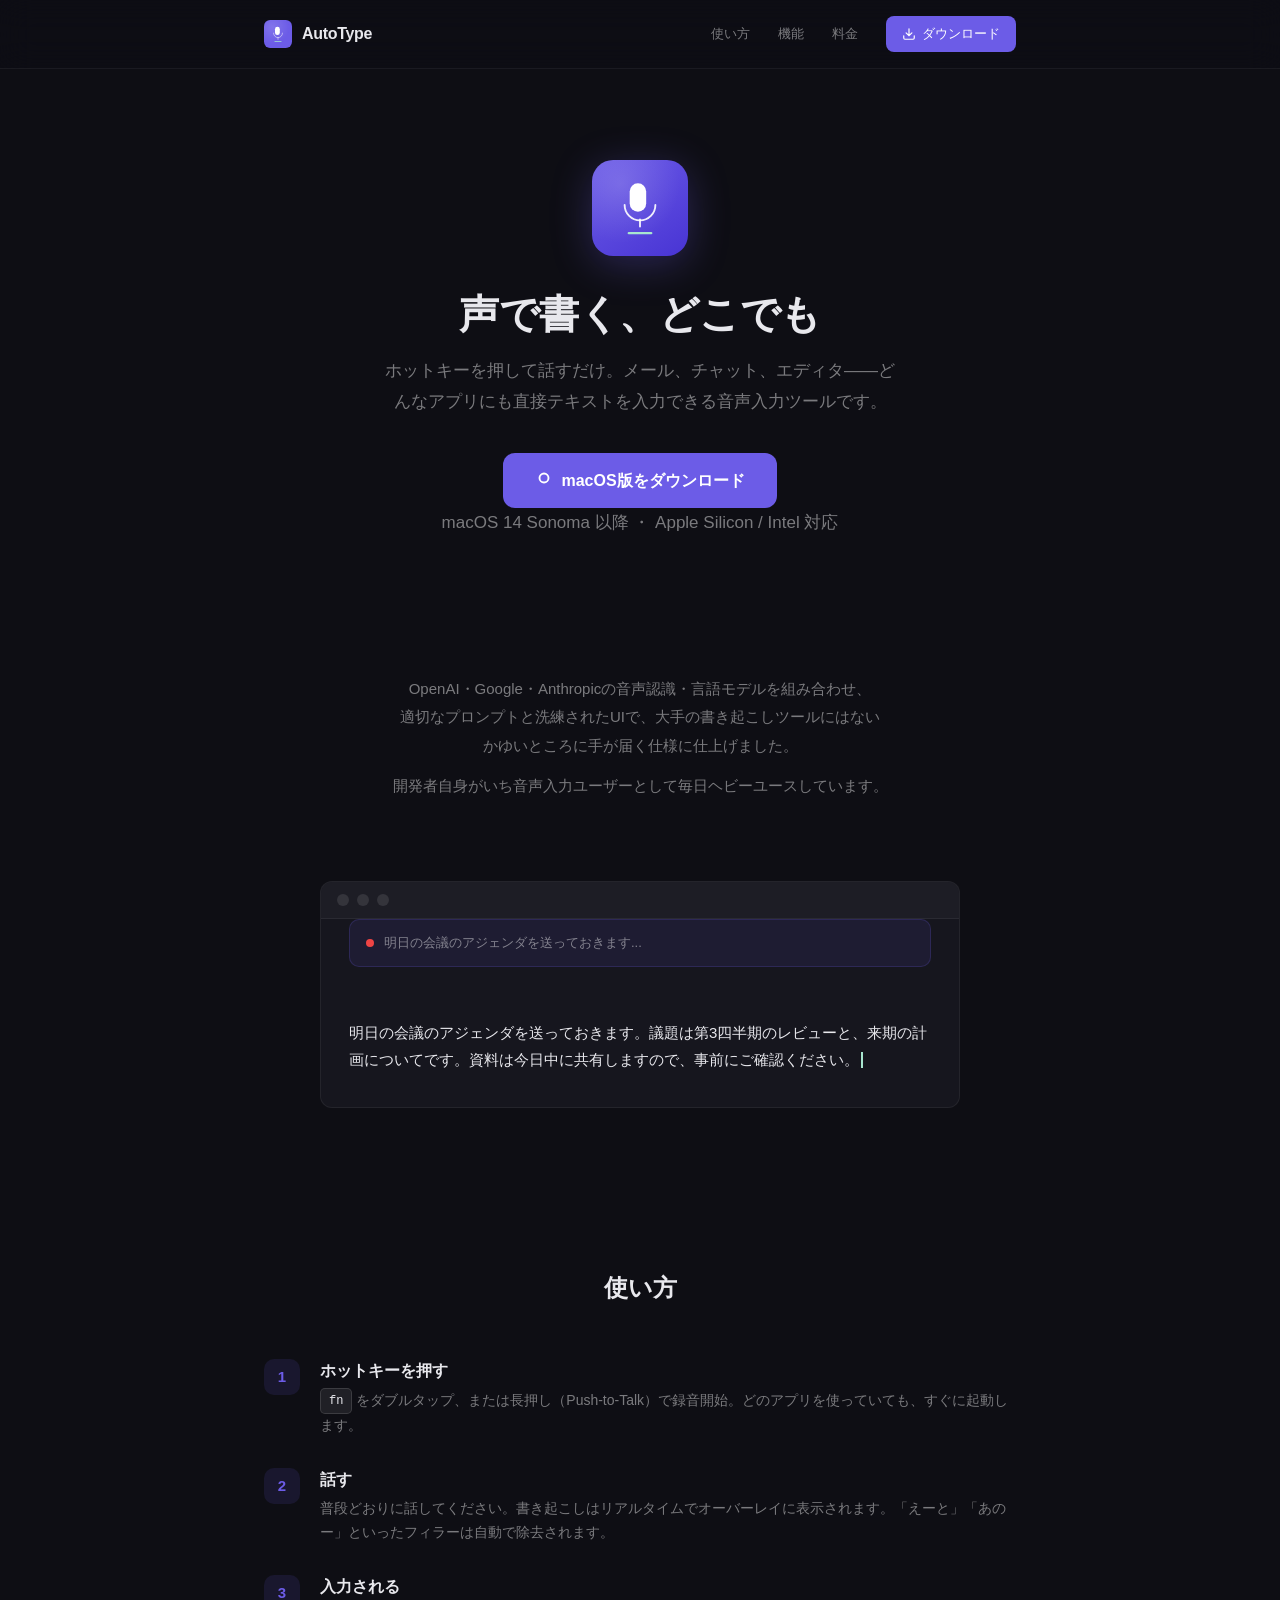
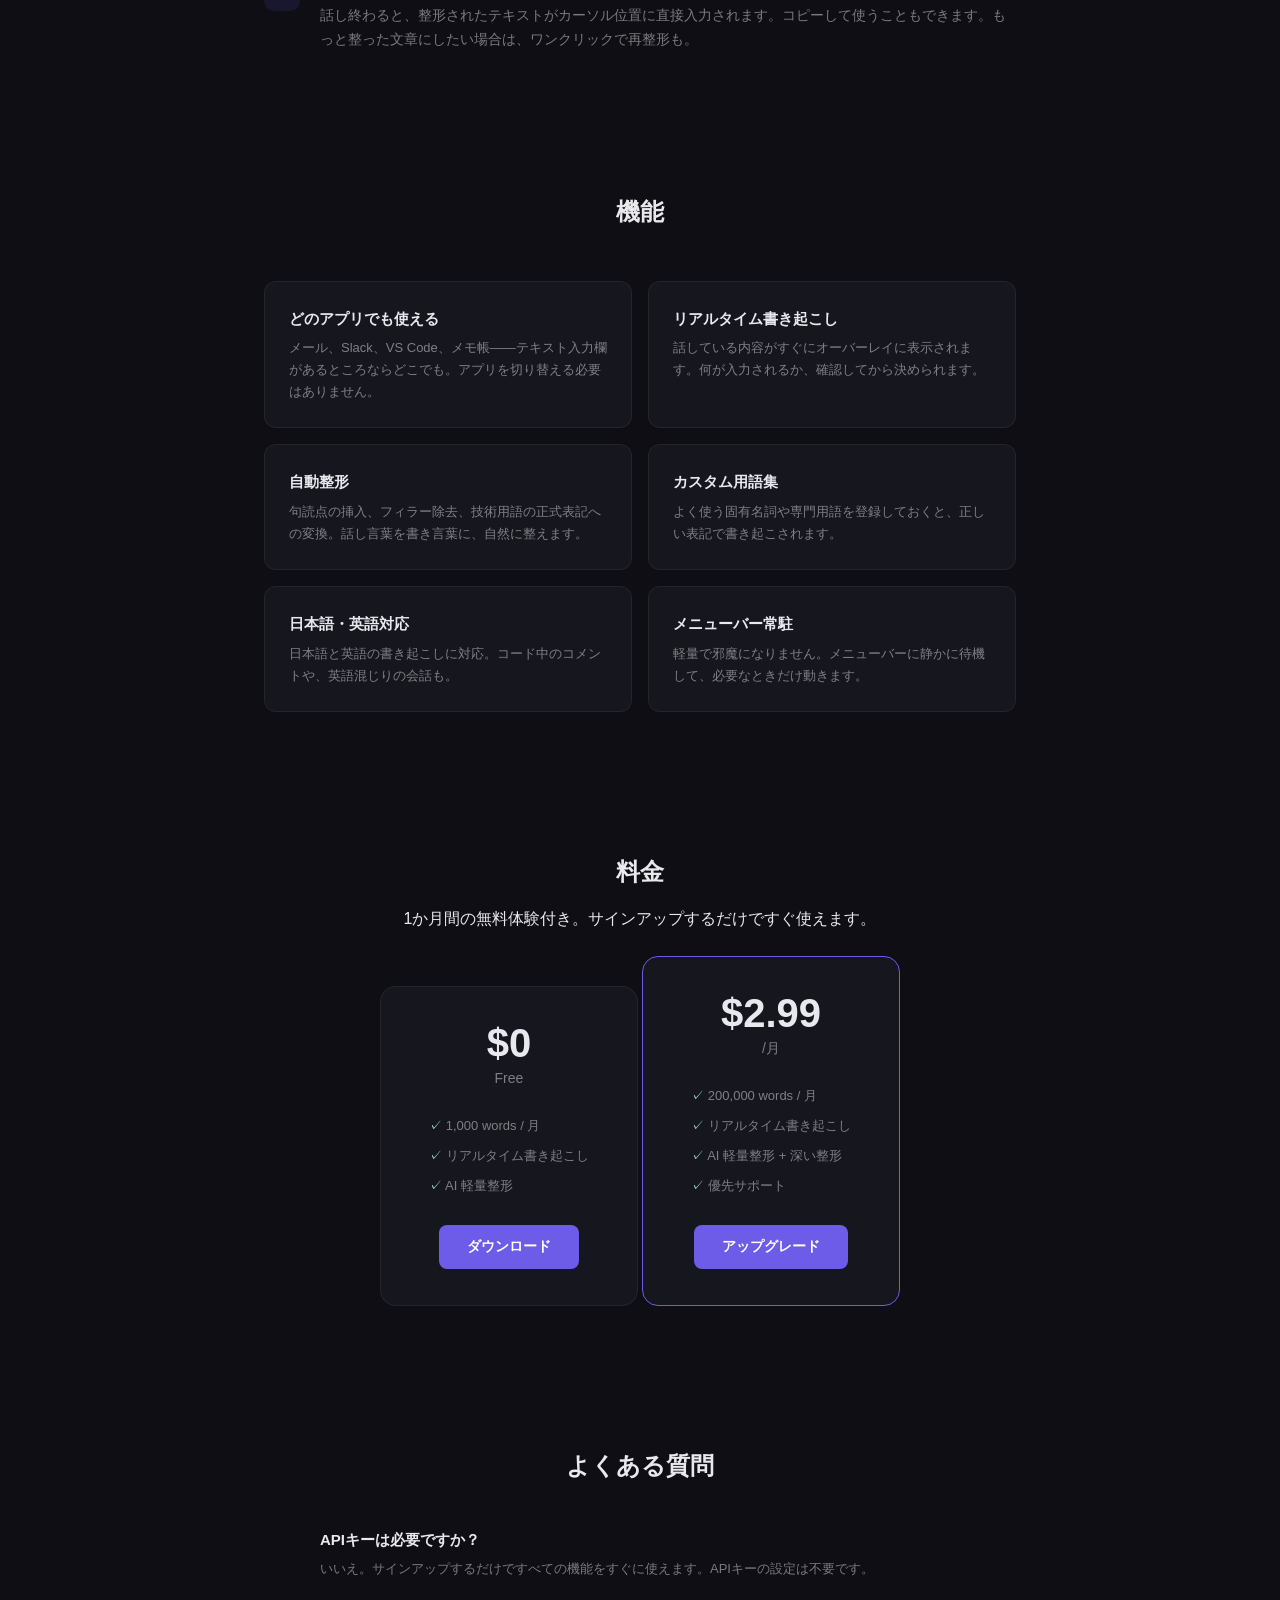
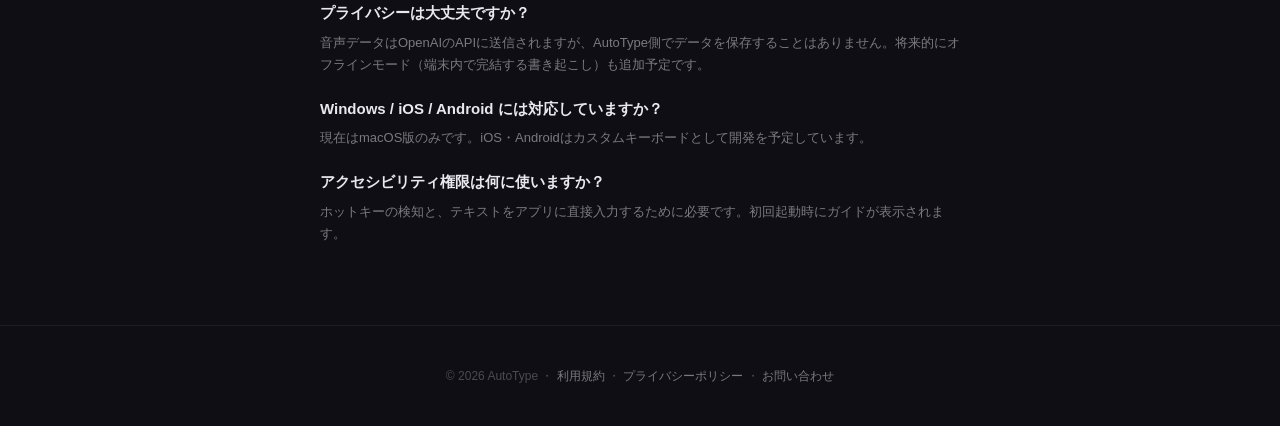
<file: autotype/index.html>
<!DOCTYPE html>
<html lang="ja">
<head>
<meta charset="UTF-8">
<meta name="viewport" content="width=device-width, initial-scale=1.0">
<title>AutoType — 声で書く、どこでも</title>
<meta name="description" content="AutoTypeは、ホットキーひとつで音声をテキストに変換し、どんなアプリにも直接入力できるmacOSアプリです。">
<style>
  :root {
    --purple: #6C5CE7;
    --purple-dark: #4834D4;
    --green: #A8E6CF;
    --green-dim: rgba(168, 230, 207, 0.15);
    --bg: #0e0e14;
    --surface: #16161e;
    --surface-border: rgba(255,255,255,0.06);
    --text: #e8e8ed;
    --text-dim: rgba(255,255,255,0.45);
    --text-dimmer: rgba(255,255,255,0.25);
  }

  * { margin: 0; padding: 0; box-sizing: border-box; }

  body {
    font-family: -apple-system, BlinkMacSystemFont, 'Hiragino Kaku Gothic ProN', 'Hiragino Sans', 'Noto Sans JP', sans-serif;
    background: var(--bg);
    color: var(--text);
    line-height: 1.7;
    -webkit-font-smoothing: antialiased;
  }

  /* ===== LAYOUT ===== */
  .container {
    max-width: 800px;
    margin: 0 auto;
    padding: 0 24px;
  }

  /* ===== NAV ===== */
  nav {
    position: fixed;
    top: 0;
    left: 0;
    right: 0;
    z-index: 100;
    padding: 16px 0;
    background: rgba(14, 14, 20, 0.85);
    backdrop-filter: blur(16px);
    -webkit-backdrop-filter: blur(16px);
    border-bottom: 1px solid var(--surface-border);
  }
  nav .container {
    display: flex;
    align-items: center;
    justify-content: space-between;
  }
  .nav-logo {
    display: flex;
    align-items: center;
    gap: 10px;
    text-decoration: none;
    color: var(--text);
  }
  .nav-logo-icon {
    width: 28px;
    height: 28px;
  }
  .nav-logo span {
    font-size: 16px;
    font-weight: 600;
    letter-spacing: -0.3px;
  }
  .nav-links {
    display: flex;
    align-items: center;
    gap: 28px;
  }
  .nav-links a {
    color: var(--text-dim);
    text-decoration: none;
    font-size: 13px;
    transition: color 0.2s;
  }
  .nav-links a:hover { color: var(--text); }
  .nav-dl {
    display: inline-flex;
    align-items: center;
    gap: 6px;
    padding: 7px 16px;
    background: var(--purple);
    color: #fff !important;
    border-radius: 8px;
    font-size: 13px;
    font-weight: 500;
    text-decoration: none;
    transition: background 0.2s;
    white-space: nowrap;
    flex-shrink: 0;
  }
  .nav-dl:hover { background: var(--purple-dark); }
  .nav-dl svg {
    width: 14px;
    height: 14px;
    flex-shrink: 0;
  }

  /* ===== HERO ===== */
  .hero {
    padding: 160px 0 100px;
    text-align: center;
  }
  .hero-icon-wrap {
    display: inline-flex;
    margin-bottom: 32px;
  }
  .hero-icon {
    width: 96px;
    height: 96px;
    border-radius: 22%;
    background: linear-gradient(145deg, var(--purple), var(--purple-dark));
    box-shadow: 0 8px 40px rgba(108, 92, 231, 0.3);
    position: relative;
    overflow: hidden;
  }
  .hero-icon::before {
    content: '';
    position: absolute;
    inset: 0;
    background: radial-gradient(circle at 30% 25%, rgba(255,255,255,0.15) 0%, transparent 60%);
  }
  .hero-icon svg {
    position: relative;
    z-index: 1;
    width: 100%;
    height: 100%;
  }
  .hero h1 {
    font-size: 40px;
    font-weight: 700;
    letter-spacing: -0.5px;
    line-height: 1.3;
    margin-bottom: 16px;
  }
  .hero p {
    font-size: 17px;
    color: var(--text-dim);
    max-width: 520px;
    margin: 0 auto 36px;
    line-height: 1.8;
  }
  .hero-cta {
    display: inline-flex;
    align-items: center;
    gap: 8px;
    padding: 14px 32px;
    background: var(--purple);
    color: #fff;
    border-radius: 12px;
    font-size: 16px;
    font-weight: 600;
    text-decoration: none;
    transition: background 0.2s, transform 0.1s;
  }
  .hero-cta:hover { background: var(--purple-dark); }
  .hero-cta:active { transform: scale(0.98); }
  .hero-cta svg { width: 18px; height: 18px; }
  .hero-sub {
    margin-top: 12px;
    font-size: 12px;
    color: var(--text-dimmer);
  }

  /* ===== LEAD ===== */
  .lead {
    padding: 0 0 60px;
    text-align: center;
  }
  .lead p {
    font-size: 15px;
    color: var(--text-dim);
    line-height: 1.9;
  }
  .lead-note {
    margin-top: 12px;
    font-size: 13px;
    color: var(--text-dimmer);
  }

  /* ===== DEMO ===== */
  .demo {
    padding: 20px 0 80px;
  }
  .demo-window {
    max-width: 640px;
    margin: 0 auto;
    background: var(--surface);
    border: 1px solid var(--surface-border);
    border-radius: 12px;
    overflow: hidden;
  }
  .demo-titlebar {
    display: flex;
    align-items: center;
    gap: 8px;
    padding: 12px 16px;
    background: rgba(255,255,255,0.03);
    border-bottom: 1px solid var(--surface-border);
  }
  .demo-dot {
    width: 12px;
    height: 12px;
    border-radius: 50%;
    background: rgba(255,255,255,0.1);
  }
  .demo-content {
    padding: 32px 28px;
    font-size: 15px;
    min-height: 120px;
  }
  .demo-content .typed-text {
    color: var(--text);
    line-height: 1.8;
  }
  .demo-content .cursor-blink {
    display: inline-block;
    width: 2px;
    height: 1.1em;
    background: var(--green);
    margin-left: 2px;
    vertical-align: text-bottom;
    animation: blink 1s ease-in-out infinite;
  }
  @keyframes blink {
    0%, 100% { opacity: 1; }
    50% { opacity: 0; }
  }
  .demo-overlay {
    margin: 0 28px 20px;
    padding: 12px 16px;
    background: rgba(108, 92, 231, 0.1);
    border: 1px solid rgba(108, 92, 231, 0.2);
    border-radius: 10px;
    display: flex;
    align-items: center;
    gap: 10px;
    font-size: 13px;
  }
  .demo-rec-dot {
    width: 8px;
    height: 8px;
    border-radius: 50%;
    background: #ef4444;
    animation: pulse 1.5s ease-in-out infinite;
    flex-shrink: 0;
  }
  @keyframes pulse {
    0%, 100% { opacity: 1; transform: scale(1); }
    50% { opacity: 0.5; transform: scale(1.2); }
  }
  .demo-overlay span { color: var(--text-dim); }

  /* ===== HOW ===== */
  .how {
    padding: 80px 0;
  }
  .how h2 {
    font-size: 24px;
    font-weight: 600;
    text-align: center;
    margin-bottom: 48px;
  }
  .steps {
    display: flex;
    flex-direction: column;
    gap: 28px;
  }
  .step {
    display: flex;
    align-items: flex-start;
    gap: 20px;
  }
  .step-num {
    flex-shrink: 0;
    width: 36px;
    height: 36px;
    display: flex;
    align-items: center;
    justify-content: center;
    border-radius: 10px;
    background: rgba(108, 92, 231, 0.12);
    color: var(--purple);
    font-size: 15px;
    font-weight: 700;
    margin-top: 2px;
  }
  .step-body h3 {
    font-size: 16px;
    font-weight: 600;
    margin-bottom: 4px;
  }
  .step-body p {
    font-size: 14px;
    color: var(--text-dim);
    line-height: 1.7;
  }
  .step-key {
    display: inline-flex;
    align-items: center;
    gap: 4px;
    padding: 2px 8px;
    background: rgba(255,255,255,0.08);
    border: 1px solid rgba(255,255,255,0.12);
    border-radius: 5px;
    font-size: 12px;
    font-family: 'SF Mono', 'Menlo', monospace;
    color: var(--text);
    vertical-align: middle;
  }

  /* ===== FEATURES ===== */
  .features {
    padding: 60px 0 80px;
  }
  .features h2 {
    font-size: 24px;
    font-weight: 600;
    text-align: center;
    margin-bottom: 48px;
  }
  .feature-grid {
    display: grid;
    grid-template-columns: 1fr 1fr;
    gap: 16px;
  }
  .feature-card {
    padding: 24px;
    background: var(--surface);
    border: 1px solid var(--surface-border);
    border-radius: 12px;
  }
  .feature-card h3 {
    font-size: 15px;
    font-weight: 600;
    margin-bottom: 6px;
  }
  .feature-card p {
    font-size: 13px;
    color: var(--text-dim);
    line-height: 1.7;
  }

  /* ===== PRICING ===== */
  .pricing {
    padding: 60px 0 80px;
    text-align: center;
  }
  .pricing h2 {
    font-size: 24px;
    font-weight: 600;
    margin-bottom: 12px;
  }
  .pricing > p {
    font-size: 14px;
    color: var(--text-dim);
    margin-bottom: 36px;
  }
  .price-card {
    display: inline-block;
    padding: 36px 48px;
    background: var(--surface);
    border: 1px solid var(--surface-border);
    border-radius: 16px;
    text-align: center;
  }
  .price-card .price {
    font-size: 40px;
    font-weight: 700;
    line-height: 1;
    margin-bottom: 4px;
  }
  .price-card .price-unit {
    font-size: 14px;
    color: var(--text-dim);
    margin-bottom: 20px;
  }
  .price-card ul {
    list-style: none;
    text-align: left;
    font-size: 13px;
    color: var(--text-dim);
    margin-bottom: 24px;
  }
  .price-card li {
    padding: 4px 0;
  }
  .price-card li::before {
    content: '✓ ';
    color: var(--green);
  }
  .price-card a {
    display: inline-block;
    padding: 10px 28px;
    background: var(--purple);
    color: #fff;
    border-radius: 8px;
    font-size: 14px;
    font-weight: 600;
    text-decoration: none;
    transition: background 0.2s;
  }
  .price-card a:hover { background: var(--purple-dark); }

  /* ===== FAQ ===== */
  .faq {
    padding: 60px 0 80px;
  }
  .faq h2 {
    font-size: 24px;
    font-weight: 600;
    text-align: center;
    margin-bottom: 40px;
  }
  .faq-list {
    max-width: 640px;
    margin: 0 auto;
    display: flex;
    flex-direction: column;
    gap: 20px;
  }
  .faq-item h3 {
    font-size: 15px;
    font-weight: 600;
    margin-bottom: 6px;
  }
  .faq-item p {
    font-size: 13px;
    color: var(--text-dim);
    line-height: 1.7;
  }

  /* ===== FOOTER ===== */
  footer {
    padding: 40px 0;
    border-top: 1px solid var(--surface-border);
    text-align: center;
  }
  footer p {
    font-size: 12px;
    color: var(--text-dimmer);
  }
  footer a {
    color: var(--text-dim);
    text-decoration: none;
  }
  footer a:hover { text-decoration: underline; }

  /* ===== RESPONSIVE ===== */
  @media (max-width: 640px) {
    .hero h1 { font-size: 28px; }
    .hero p { font-size: 15px; }
    .feature-grid { grid-template-columns: 1fr; }
    .nav-links a:not(.nav-dl) { display: none; }
  }
</style>
</head>
<body>

<!-- NAV -->
<nav>
  <div class="container">
    <a class="nav-logo" href="#">
      <svg class="nav-logo-icon" viewBox="0 0 1024 1024" fill="none">
        <rect width="1024" height="1024" rx="225" fill="url(#nav-bg)"/>
        <rect width="1024" height="1024" rx="225" fill="url(#nav-sheen)"/>
        <rect x="402" y="248" width="176" height="304" rx="88" fill="white"/>
        <path d="M348,480 A164,164 0 0,0 676,480" stroke="white" stroke-width="20" fill="none" stroke-opacity="0.9" stroke-linecap="round"/>
        <rect x="502" y="624" width="20" height="96" rx="10" fill="white" fill-opacity="0.9"/>
        <rect x="380" y="768" width="264" height="24" rx="12" fill="#A8E6CF"/>
        <defs>
          <linearGradient id="nav-bg" x1="0" y1="0" x2="1024" y2="1024"><stop stop-color="#6C5CE7"/><stop offset="1" stop-color="#4834D4"/></linearGradient>
          <radialGradient id="nav-sheen" cx="30%" cy="25%" r="60%"><stop stop-color="white" stop-opacity="0.15"/><stop offset="1" stop-color="white" stop-opacity="0"/></radialGradient>
        </defs>
      </svg>
      <span>AutoType</span>
    </a>
    <div class="nav-links">
      <a href="#how">使い方</a>
      <a href="#features">機能</a>
      <a href="#pricing">料金</a>
      <a href="#" class="nav-dl">
        <svg viewBox="0 0 24 24" fill="none" stroke="currentColor" stroke-width="2" stroke-linecap="round"><path d="M21 15v4a2 2 0 01-2 2H5a2 2 0 01-2-2v-4M7 10l5 5 5-5M12 15V3"/></svg>
        ダウンロード
      </a>
    </div>
  </div>
</nav>

<!-- HERO -->
<section class="hero">
  <div class="container">
    <div class="hero-icon-wrap">
      <div class="hero-icon">
        <svg viewBox="0 0 1024 1024" fill="none">
          <rect x="402" y="248" width="176" height="304" rx="88" fill="white"/>
          <path d="M348,480 A164,164 0 0,0 676,480" stroke="white" stroke-width="20" fill="none" stroke-opacity="0.9" stroke-linecap="round"/>
          <rect x="502" y="624" width="20" height="96" rx="10" fill="white" fill-opacity="0.9"/>
          <rect x="380" y="768" width="264" height="24" rx="12" fill="#A8E6CF"/>
        </svg>
      </div>
    </div>
    <h1>声で書く、どこでも</h1>
    <p>ホットキーを押して話すだけ。メール、チャット、エディタ——どんなアプリにも直接テキストを入力できる音声入力ツールです。</p>
    <a href="#" class="hero-cta">
      <svg viewBox="0 0 24 24" fill="none" stroke="currentColor" stroke-width="2.5" stroke-linecap="round"><path d="M12 2a6 6 0 016 6h0a6 6 0 01-12 0h0a6 6 0 016-6z"/></svg>
      macOS版をダウンロード
    </a>
    <p class="hero-sub">macOS 14 Sonoma 以降 ・ Apple Silicon / Intel 対応</p>
  </div>
</section>

<!-- LEAD -->
<section class="lead">
  <div class="container">
    <p>OpenAI・Google・Anthropicの音声認識・言語モデルを組み合わせ、<br>適切なプロンプトと洗練されたUIで、大手の書き起こしツールにはない<br>かゆいところに手が届く仕様に仕上げました。</p>
    <p class="lead-note">開発者自身がいち音声入力ユーザーとして毎日ヘビーユースしています。</p>
  </div>
</section>

<!-- DEMO -->
<section class="demo">
  <div class="container">
    <div class="demo-window">
      <div class="demo-titlebar">
        <div class="demo-dot"></div>
        <div class="demo-dot"></div>
        <div class="demo-dot"></div>
      </div>
      <div class="demo-overlay">
        <div class="demo-rec-dot"></div>
        <span>明日の会議のアジェンダを送っておきます...</span>
      </div>
      <div class="demo-content">
        <span class="typed-text">明日の会議のアジェンダを送っておきます。議題は第3四半期のレビューと、来期の計画についてです。資料は今日中に共有しますので、事前にご確認ください。</span><span class="cursor-blink"></span>
      </div>
    </div>
  </div>
</section>

<!-- HOW -->
<section class="how" id="how">
  <div class="container">
    <h2>使い方</h2>
    <div class="steps">
      <div class="step">
        <div class="step-num">1</div>
        <div class="step-body">
          <h3>ホットキーを押す</h3>
          <p><span class="step-key">fn</span> をダブルタップ、または長押し（Push-to-Talk）で録音開始。どのアプリを使っていても、すぐに起動します。</p>
        </div>
      </div>
      <div class="step">
        <div class="step-num">2</div>
        <div class="step-body">
          <h3>話す</h3>
          <p>普段どおりに話してください。書き起こしはリアルタイムでオーバーレイに表示されます。「えーと」「あのー」といったフィラーは自動で除去されます。</p>
        </div>
      </div>
      <div class="step">
        <div class="step-num">3</div>
        <div class="step-body">
          <h3>入力される</h3>
          <p>話し終わると、整形されたテキストがカーソル位置に直接入力されます。コピーして使うこともできます。もっと整った文章にしたい場合は、ワンクリックで再整形も。</p>
        </div>
      </div>
    </div>
  </div>
</section>

<!-- FEATURES -->
<section class="features" id="features">
  <div class="container">
    <h2>機能</h2>
    <div class="feature-grid">
      <div class="feature-card">
        <h3>どのアプリでも使える</h3>
        <p>メール、Slack、VS Code、メモ帳——テキスト入力欄があるところならどこでも。アプリを切り替える必要はありません。</p>
      </div>
      <div class="feature-card">
        <h3>リアルタイム書き起こし</h3>
        <p>話している内容がすぐにオーバーレイに表示されます。何が入力されるか、確認してから決められます。</p>
      </div>
      <div class="feature-card">
        <h3>自動整形</h3>
        <p>句読点の挿入、フィラー除去、技術用語の正式表記への変換。話し言葉を書き言葉に、自然に整えます。</p>
      </div>
      <div class="feature-card">
        <h3>カスタム用語集</h3>
        <p>よく使う固有名詞や専門用語を登録しておくと、正しい表記で書き起こされます。</p>
      </div>
      <div class="feature-card">
        <h3>日本語・英語対応</h3>
        <p>日本語と英語の書き起こしに対応。コード中のコメントや、英語混じりの会話も。</p>
      </div>
      <div class="feature-card">
        <h3>メニューバー常駐</h3>
        <p>軽量で邪魔になりません。メニューバーに静かに待機して、必要なときだけ動きます。</p>
      </div>
    </div>
  </div>
</section>

<!-- PRICING -->
<section class="pricing" id="pricing">
  <div class="container">
    <h2>料金</h2>
    <p>1か月間の無料体験付き。サインアップするだけですぐ使えます。</p>
    <div class="price-card">
      <div class="price">$0</div>
      <div class="price-unit">Free</div>
      <ul>
        <li>1,000 words / 月</li>
        <li>リアルタイム書き起こし</li>
        <li>AI 軽量整形</li>
      </ul>
      <a href="#">ダウンロード</a>
    </div>
    <div class="price-card" style="border-color: var(--purple); margin-top: 1.5rem;">
      <div class="price">$2.99</div>
      <div class="price-unit">/月</div>
      <ul>
        <li>200,000 words / 月</li>
        <li>リアルタイム書き起こし</li>
        <li>AI 軽量整形 + 深い整形</li>
        <li>優先サポート</li>
      </ul>
      <a href="#">アップグレード</a>
    </div>
  </div>
</section>

<!-- FAQ -->
<section class="faq" id="faq">
  <div class="container">
    <h2>よくある質問</h2>
    <div class="faq-list">
      <div class="faq-item">
        <h3>APIキーは必要ですか？</h3>
        <p>いいえ。サインアップするだけですべての機能をすぐに使えます。APIキーの設定は不要です。</p>
      </div>
      <div class="faq-item">
        <h3>プライバシーは大丈夫ですか？</h3>
        <p>音声データはOpenAIのAPIに送信されますが、AutoType側でデータを保存することはありません。将来的にオフラインモード（端末内で完結する書き起こし）も追加予定です。</p>
      </div>
      <div class="faq-item">
        <h3>Windows / iOS / Android には対応していますか？</h3>
        <p>現在はmacOS版のみです。iOS・Androidはカスタムキーボードとして開発を予定しています。</p>
      </div>
      <div class="faq-item">
        <h3>アクセシビリティ権限は何に使いますか？</h3>
        <p>ホットキーの検知と、テキストをアプリに直接入力するために必要です。初回起動時にガイドが表示されます。</p>
      </div>
    </div>
  </div>
</section>

<!-- FOOTER -->
<footer>
  <div class="container">
    <p>&copy; 2026 AutoType ・ <a href="terms.html">利用規約</a> ・ <a href="privacy.html">プライバシーポリシー</a> ・ <a href="mailto:support@autotype.app">お問い合わせ</a></p>
  </div>
</footer>

</body>
</html>
</file>
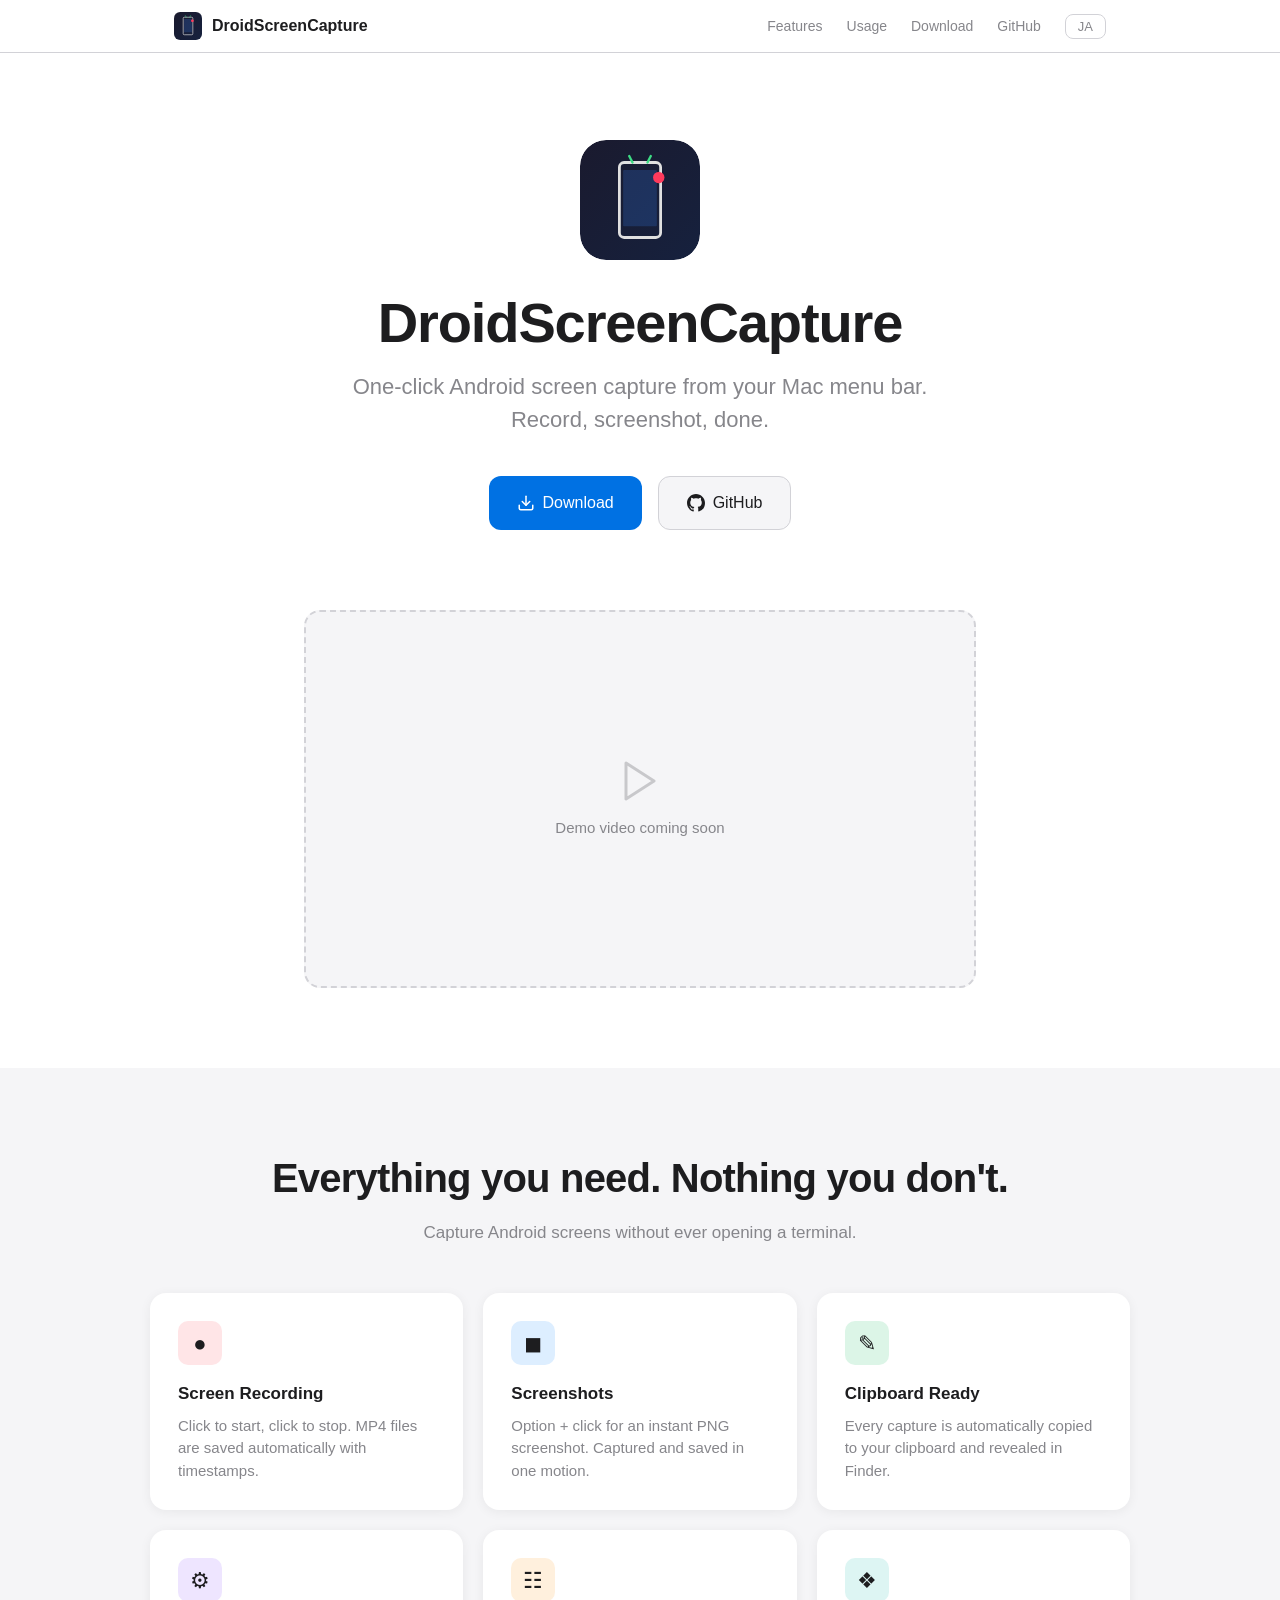
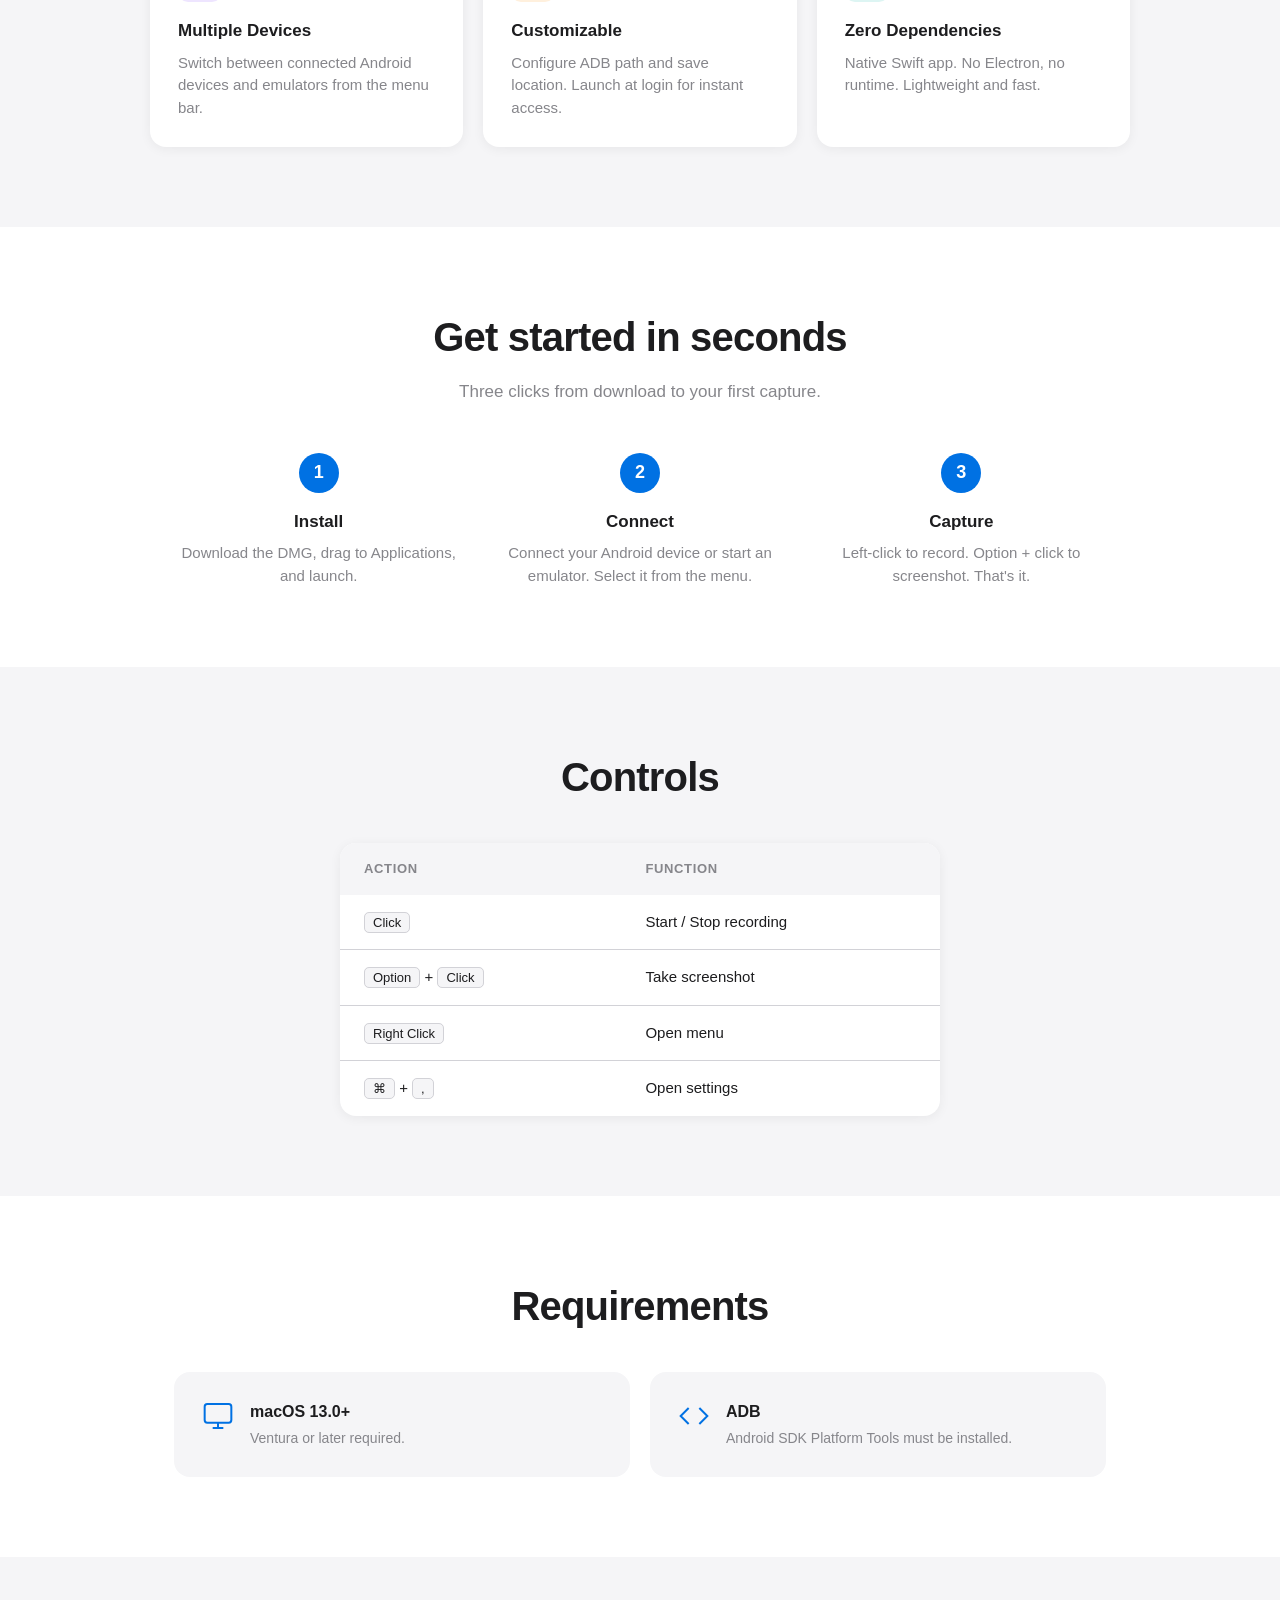
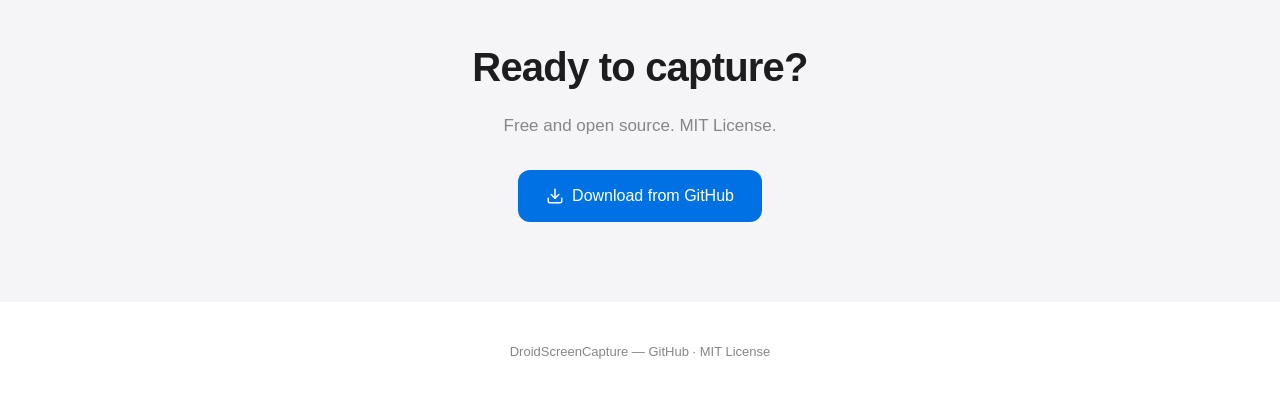
<file: DroidScreenCapture/index.html>
<!DOCTYPE html>
<html lang="en" data-lang="en">
<head>
  <meta charset="UTF-8">
  <meta name="viewport" content="width=device-width, initial-scale=1.0">
  <title>DroidScreenCapture</title>
  <meta name="description" content="One-click Android screen capture from your Mac menu bar.">
  <link rel="icon" type="image/svg+xml" href="icon.svg">
  <style>
    :root {
      --bg: #ffffff;
      --bg-alt: #f5f5f7;
      --text: #1d1d1f;
      --text-secondary: #86868b;
      --accent: #0071e3;
      --accent-hover: #0077ed;
      --border: #d2d2d7;
      --card-bg: #ffffff;
      --card-shadow: 0 2px 12px rgba(0,0,0,0.06);
      --radius: 16px;
      --max-w: 980px;
    }

    * { margin: 0; padding: 0; box-sizing: border-box; }

    html { scroll-behavior: smooth; }

    body {
      font-family: -apple-system, BlinkMacSystemFont, "SF Pro Display", "SF Pro Text", "Helvetica Neue", Arial, sans-serif;
      color: var(--text);
      background: var(--bg);
      line-height: 1.5;
      -webkit-font-smoothing: antialiased;
    }

    /* -- Nav -- */
    nav {
      position: fixed;
      top: 0;
      left: 0;
      right: 0;
      z-index: 100;
      background: rgba(255,255,255,0.82);
      backdrop-filter: blur(20px);
      -webkit-backdrop-filter: blur(20px);
      border-bottom: 1px solid var(--border);
    }

    .nav-inner {
      max-width: var(--max-w);
      margin: 0 auto;
      display: flex;
      align-items: center;
      justify-content: space-between;
      padding: 0 24px;
      height: 52px;
    }

    .nav-logo {
      display: flex;
      align-items: center;
      gap: 10px;
      font-weight: 600;
      font-size: 16px;
      color: var(--text);
      text-decoration: none;
    }

    .nav-logo img { width: 28px; height: 28px; }

    .nav-links {
      display: flex;
      align-items: center;
      gap: 24px;
      list-style: none;
    }

    .nav-links a {
      color: var(--text-secondary);
      text-decoration: none;
      font-size: 14px;
      transition: color 0.2s;
    }

    .nav-links a:hover { color: var(--text); }

    .lang-btn {
      background: none;
      border: 1px solid var(--border);
      border-radius: 8px;
      padding: 4px 12px;
      font-size: 13px;
      color: var(--text-secondary);
      cursor: pointer;
      transition: all 0.2s;
    }

    .lang-btn:hover { border-color: var(--accent); color: var(--accent); }

    /* -- Hero -- */
    .hero {
      max-width: var(--max-w);
      margin: 0 auto;
      padding: 140px 24px 80px;
      text-align: center;
    }

    .hero-icon {
      width: 120px;
      height: 120px;
      margin: 0 auto 32px;
      border-radius: 26px;
      overflow: hidden;
    }

    .hero-icon img { width: 100%; height: 100%; }

    .hero h1 {
      font-size: clamp(36px, 5vw, 56px);
      font-weight: 700;
      letter-spacing: -0.02em;
      line-height: 1.1;
      margin-bottom: 16px;
    }

    .hero p {
      font-size: clamp(18px, 2.5vw, 22px);
      color: var(--text-secondary);
      max-width: 600px;
      margin: 0 auto 40px;
      line-height: 1.5;
    }

    .hero-buttons {
      display: flex;
      gap: 16px;
      justify-content: center;
      flex-wrap: wrap;
    }

    .btn {
      display: inline-flex;
      align-items: center;
      gap: 8px;
      padding: 14px 28px;
      border-radius: 12px;
      font-size: 16px;
      font-weight: 500;
      text-decoration: none;
      transition: all 0.2s;
      cursor: pointer;
      border: none;
    }

    .btn-primary {
      background: var(--accent);
      color: #fff;
    }

    .btn-primary:hover { background: var(--accent-hover); transform: translateY(-1px); }

    .btn-secondary {
      background: var(--bg-alt);
      color: var(--text);
      border: 1px solid var(--border);
    }

    .btn-secondary:hover { background: #ececee; transform: translateY(-1px); }

    .btn svg { width: 18px; height: 18px; }

    /* -- Video Section -- */
    .video-section {
      max-width: 720px;
      margin: 0 auto 80px;
      padding: 0 24px;
    }

    .video-placeholder {
      aspect-ratio: 16 / 9;
      background: var(--bg-alt);
      border: 2px dashed var(--border);
      border-radius: var(--radius);
      display: flex;
      flex-direction: column;
      align-items: center;
      justify-content: center;
      gap: 12px;
      color: var(--text-secondary);
      font-size: 15px;
    }

    .video-placeholder svg {
      width: 48px;
      height: 48px;
      opacity: 0.4;
    }

    /* -- Features -- */
    .features {
      background: var(--bg-alt);
      padding: 80px 24px;
    }

    .features-inner {
      max-width: var(--max-w);
      margin: 0 auto;
    }

    .section-title {
      text-align: center;
      font-size: clamp(28px, 4vw, 40px);
      font-weight: 700;
      letter-spacing: -0.02em;
      margin-bottom: 12px;
    }

    .section-subtitle {
      text-align: center;
      color: var(--text-secondary);
      font-size: 17px;
      margin-bottom: 48px;
    }

    .feature-grid {
      display: grid;
      grid-template-columns: repeat(auto-fit, minmax(280px, 1fr));
      gap: 20px;
    }

    .feature-card {
      background: var(--card-bg);
      border-radius: var(--radius);
      padding: 28px;
      box-shadow: var(--card-shadow);
      transition: transform 0.2s;
    }

    .feature-card:hover { transform: translateY(-2px); }

    .feature-icon {
      width: 44px;
      height: 44px;
      border-radius: 10px;
      display: flex;
      align-items: center;
      justify-content: center;
      margin-bottom: 16px;
      font-size: 22px;
    }

    .feature-icon.red { background: #ffe5e7; }
    .feature-icon.blue { background: #ddeeff; }
    .feature-icon.green { background: #dcf5e7; }
    .feature-icon.purple { background: #eee5ff; }
    .feature-icon.orange { background: #fff0dd; }
    .feature-icon.teal { background: #ddf5f3; }

    .feature-card h3 {
      font-size: 17px;
      font-weight: 600;
      margin-bottom: 8px;
    }

    .feature-card p {
      color: var(--text-secondary);
      font-size: 15px;
      line-height: 1.5;
    }

    /* -- How to use -- */
    .howto {
      padding: 80px 24px;
      max-width: var(--max-w);
      margin: 0 auto;
    }

    .steps {
      display: grid;
      grid-template-columns: repeat(3, 1fr);
      gap: 32px;
      margin-top: 48px;
    }

    .step {
      text-align: center;
    }

    .step-number {
      width: 40px;
      height: 40px;
      border-radius: 50%;
      background: var(--accent);
      color: #fff;
      font-weight: 700;
      font-size: 18px;
      display: inline-flex;
      align-items: center;
      justify-content: center;
      margin-bottom: 16px;
    }

    .step h3 {
      font-size: 17px;
      font-weight: 600;
      margin-bottom: 8px;
    }

    .step p {
      color: var(--text-secondary);
      font-size: 15px;
    }

    /* -- Controls Table -- */
    .controls {
      background: var(--bg-alt);
      padding: 80px 24px;
    }

    .controls-inner {
      max-width: 600px;
      margin: 0 auto;
    }

    .controls-table {
      width: 100%;
      border-collapse: collapse;
      margin-top: 36px;
      background: var(--card-bg);
      border-radius: var(--radius);
      overflow: hidden;
      box-shadow: var(--card-shadow);
    }

    .controls-table th,
    .controls-table td {
      padding: 16px 24px;
      text-align: left;
      font-size: 15px;
    }

    .controls-table th {
      background: var(--bg-alt);
      font-weight: 600;
      font-size: 13px;
      text-transform: uppercase;
      letter-spacing: 0.05em;
      color: var(--text-secondary);
    }

    .controls-table tr + tr td { border-top: 1px solid var(--border); }

    .controls-table td:first-child { font-weight: 500; }

    kbd {
      background: var(--bg-alt);
      border: 1px solid var(--border);
      border-radius: 5px;
      padding: 2px 8px;
      font-family: inherit;
      font-size: 13px;
    }

    /* -- Requirements -- */
    .requirements {
      padding: 80px 24px;
      max-width: var(--max-w);
      margin: 0 auto;
    }

    .req-cards {
      display: grid;
      grid-template-columns: repeat(auto-fit, minmax(260px, 1fr));
      gap: 20px;
      margin-top: 36px;
    }

    .req-card {
      background: var(--bg-alt);
      border-radius: var(--radius);
      padding: 28px;
      display: flex;
      align-items: flex-start;
      gap: 16px;
    }

    .req-card svg {
      width: 32px;
      height: 32px;
      flex-shrink: 0;
      color: var(--accent);
    }

    .req-card h3 {
      font-size: 16px;
      font-weight: 600;
      margin-bottom: 4px;
    }

    .req-card p {
      font-size: 14px;
      color: var(--text-secondary);
    }

    /* -- CTA / Download -- */
    .cta {
      background: var(--bg-alt);
      padding: 80px 24px;
      text-align: center;
    }

    .cta .section-title { margin-bottom: 16px; }

    .cta p {
      color: var(--text-secondary);
      font-size: 17px;
      margin-bottom: 32px;
    }

    /* -- Footer -- */
    footer {
      max-width: var(--max-w);
      margin: 0 auto;
      padding: 40px 24px;
      text-align: center;
      color: var(--text-secondary);
      font-size: 13px;
    }

    footer a {
      color: var(--text-secondary);
      text-decoration: none;
    }

    footer a:hover { color: var(--accent); }

    /* -- i18n -- */
    [data-lang="en"] [data-ja],
    [data-lang="ja"] [data-en] {
      display: none !important;
    }

    /* -- Responsive -- */
    @media (max-width: 600px) {
      .nav-links .nav-page-link { display: none; }
      .hero { padding: 120px 20px 60px; }
      .hero-icon { width: 88px; height: 88px; border-radius: 20px; }
      .feature-grid { grid-template-columns: 1fr; }
      .steps { grid-template-columns: 1fr; gap: 24px; }
    }
  </style>
</head>
<body>

<!-- Nav -->
<nav>
  <div class="nav-inner">
    <a href="#" class="nav-logo">
      <img src="icon.svg" alt="DroidScreenCapture">
      DroidScreenCapture
    </a>
    <ul class="nav-links">
      <li class="nav-page-link"><a href="#features"><span data-en>Features</span><span data-ja>Features</span></a></li>
      <li class="nav-page-link"><a href="#howto"><span data-en>Usage</span><span data-ja>Usage</span></a></li>
      <li class="nav-page-link"><a href="#download"><span data-en>Download</span><span data-ja>Download</span></a></li>
      <li>
        <a href="https://github.com/kumamotone/DroidScreenCapture" target="_blank" rel="noopener">GitHub</a>
      </li>
      <li>
        <button class="lang-btn" onclick="toggleLang()" aria-label="Switch language">
          <span data-en>JA</span><span data-ja>EN</span>
        </button>
      </li>
    </ul>
  </div>
</nav>

<!-- Hero -->
<section class="hero">
  <div class="hero-icon">
    <img src="icon.svg" alt="DroidScreenCapture icon">
  </div>
  <h1>DroidScreenCapture</h1>
  <p data-en>One-click Android screen capture from your Mac menu bar. Record, screenshot, done.</p>
  <p data-ja>Macのメニューバーからワンクリックで、Androidの画面録画とスクリーンショットを。</p>
  <div class="hero-buttons">
    <a href="https://github.com/kumamotone/DroidScreenCapture/releases" class="btn btn-primary" target="_blank" rel="noopener">
      <svg viewBox="0 0 24 24" fill="none" stroke="currentColor" stroke-width="2" stroke-linecap="round" stroke-linejoin="round"><path d="M21 15v4a2 2 0 0 1-2 2H5a2 2 0 0 1-2-2v-4"/><polyline points="7 10 12 15 17 10"/><line x1="12" y1="15" x2="12" y2="3"/></svg>
      Download
    </a>
    <a href="https://github.com/kumamotone/DroidScreenCapture" class="btn btn-secondary" target="_blank" rel="noopener">
      <svg viewBox="0 0 24 24" fill="currentColor"><path d="M12 0C5.37 0 0 5.37 0 12c0 5.31 3.435 9.795 8.205 11.385.6.105.825-.255.825-.57 0-.285-.015-1.23-.015-2.235-3.015.555-3.795-.735-4.035-1.41-.135-.345-.72-1.41-1.23-1.695-.42-.225-1.02-.78-.015-.795.945-.015 1.62.87 1.845 1.23 1.08 1.815 2.805 1.305 3.495.99.105-.78.42-1.305.765-1.605-2.67-.3-5.46-1.335-5.46-5.925 0-1.305.465-2.385 1.23-3.225-.12-.3-.54-1.53.12-3.18 0 0 1.005-.315 3.3 1.23.96-.27 1.98-.405 3-.405s2.04.135 3 .405c2.295-1.56 3.3-1.23 3.3-1.23.66 1.65.24 2.88.12 3.18.765.84 1.23 1.905 1.23 3.225 0 4.605-2.805 5.625-5.475 5.925.435.375.81 1.095.81 2.22 0 1.605-.015 2.895-.015 3.3 0 .315.225.69.825.57A12.02 12.02 0 0 0 24 12c0-6.63-5.37-12-12-12z"/></svg>
      GitHub
    </a>
  </div>
</section>

<!-- Video -->
<section class="video-section">
  <div class="video-placeholder" id="demo-video">
    <svg viewBox="0 0 24 24" fill="none" stroke="currentColor" stroke-width="1.5" stroke-linecap="round" stroke-linejoin="round"><polygon points="5 3 19 12 5 21 5 3"/></svg>
    <span data-en>Demo video coming soon</span>
    <span data-ja>Demo video coming soon</span>
  </div>
</section>

<!-- Features -->
<section class="features" id="features">
  <div class="features-inner">
    <h2 class="section-title">
      <span data-en>Everything you need. Nothing you don't.</span>
      <span data-ja>必要なものだけを、シンプルに。</span>
    </h2>
    <p class="section-subtitle">
      <span data-en>Capture Android screens without ever opening a terminal.</span>
      <span data-ja>ターミナルを開かずにAndroidの画面をキャプチャ。</span>
    </p>
    <div class="feature-grid">
      <div class="feature-card">
        <div class="feature-icon red">&#9679;</div>
        <h3><span data-en>Screen Recording</span><span data-ja>画面録画</span></h3>
        <p><span data-en>Click to start, click to stop. MP4 files are saved automatically with timestamps.</span><span data-ja>クリックで録画開始、もう一度クリックで停止。MP4ファイルがタイムスタンプ付きで自動保存されます。</span></p>
      </div>
      <div class="feature-card">
        <div class="feature-icon blue">&#9724;</div>
        <h3><span data-en>Screenshots</span><span data-ja>スクリーンショット</span></h3>
        <p><span data-en>Option + click for an instant PNG screenshot. Captured and saved in one motion.</span><span data-ja>Option + クリックでPNGスクリーンショットを即座に撮影。ワンアクションで撮影から保存まで。</span></p>
      </div>
      <div class="feature-card">
        <div class="feature-icon green">&#9998;</div>
        <h3><span data-en>Clipboard Ready</span><span data-ja>クリップボード連携</span></h3>
        <p><span data-en>Every capture is automatically copied to your clipboard and revealed in Finder.</span><span data-ja>キャプチャしたファイルは自動でクリップボードにコピーされ、Finderに表示されます。</span></p>
      </div>
      <div class="feature-card">
        <div class="feature-icon purple">&#9881;</div>
        <h3><span data-en>Multiple Devices</span><span data-ja>複数デバイス対応</span></h3>
        <p><span data-en>Switch between connected Android devices and emulators from the menu bar.</span><span data-ja>接続中のAndroidデバイスやエミュレーターをメニューバーから切り替え可能。</span></p>
      </div>
      <div class="feature-card">
        <div class="feature-icon orange">&#9783;</div>
        <h3><span data-en>Customizable</span><span data-ja>カスタマイズ可能</span></h3>
        <p><span data-en>Configure ADB path and save location. Launch at login for instant access.</span><span data-ja>ADBパスと保存先を自由に設定。ログイン時起動にも対応。</span></p>
      </div>
      <div class="feature-card">
        <div class="feature-icon teal">&#10070;</div>
        <h3><span data-en>Zero Dependencies</span><span data-ja>依存ゼロ</span></h3>
        <p><span data-en>Native Swift app. No Electron, no runtime. Lightweight and fast.</span><span data-ja>ネイティブSwiftアプリ。Electronもランタイムも不要。軽量で高速。</span></p>
      </div>
    </div>
  </div>
</section>

<!-- How to Use -->
<section class="howto" id="howto">
  <h2 class="section-title">
    <span data-en>Get started in seconds</span>
    <span data-ja>数秒で使い始められます</span>
  </h2>
  <p class="section-subtitle">
    <span data-en>Three clicks from download to your first capture.</span>
    <span data-ja>ダウンロードから最初のキャプチャまで、わずか3クリック。</span>
  </p>
  <div class="steps">
    <div class="step">
      <div class="step-number">1</div>
      <h3><span data-en>Install</span><span data-ja>インストール</span></h3>
      <p><span data-en>Download the DMG, drag to Applications, and launch.</span><span data-ja>DMGをダウンロードし、アプリケーションにドラッグして起動。</span></p>
    </div>
    <div class="step">
      <div class="step-number">2</div>
      <h3><span data-en>Connect</span><span data-ja>接続</span></h3>
      <p><span data-en>Connect your Android device or start an emulator. Select it from the menu.</span><span data-ja>Androidデバイスを接続またはエミュレーターを起動し、メニューから選択。</span></p>
    </div>
    <div class="step">
      <div class="step-number">3</div>
      <h3><span data-en>Capture</span><span data-ja>キャプチャ</span></h3>
      <p><span data-en>Left-click to record. Option + click to screenshot. That's it.</span><span data-ja>左クリックで録画。Option + クリックでスクリーンショット。以上。</span></p>
    </div>
  </div>
</section>

<!-- Controls -->
<section class="controls">
  <div class="controls-inner">
    <h2 class="section-title">
      <span data-en>Controls</span>
      <span data-ja>操作方法</span>
    </h2>
    <table class="controls-table">
      <thead>
        <tr>
          <th><span data-en>Action</span><span data-ja>操作</span></th>
          <th><span data-en>Function</span><span data-ja>機能</span></th>
        </tr>
      </thead>
      <tbody>
        <tr>
          <td><kbd>Click</kbd></td>
          <td><span data-en>Start / Stop recording</span><span data-ja>録画開始 / 停止</span></td>
        </tr>
        <tr>
          <td><kbd>Option</kbd> + <kbd>Click</kbd></td>
          <td><span data-en>Take screenshot</span><span data-ja>スクリーンショット撮影</span></td>
        </tr>
        <tr>
          <td><kbd>Right Click</kbd></td>
          <td><span data-en>Open menu</span><span data-ja>メニューを表示</span></td>
        </tr>
        <tr>
          <td><kbd>&#8984;</kbd> + <kbd>,</kbd></td>
          <td><span data-en>Open settings</span><span data-ja>設定を開く</span></td>
        </tr>
      </tbody>
    </table>
  </div>
</section>

<!-- Requirements -->
<section class="requirements">
  <h2 class="section-title">
    <span data-en>Requirements</span>
    <span data-ja>必要な環境</span>
  </h2>
  <div class="req-cards">
    <div class="req-card">
      <svg viewBox="0 0 24 24" fill="none" stroke="currentColor" stroke-width="1.5"><rect x="2" y="3" width="20" height="14" rx="2"/><line x1="8" y1="21" x2="16" y2="21"/><line x1="12" y1="17" x2="12" y2="21"/></svg>
      <div>
        <h3>macOS 13.0+</h3>
        <p><span data-en>Ventura or later required.</span><span data-ja>Ventura以降が必要です。</span></p>
      </div>
    </div>
    <div class="req-card">
      <svg viewBox="0 0 24 24" fill="none" stroke="currentColor" stroke-width="1.5"><polyline points="16 18 22 12 16 6"/><polyline points="8 6 2 12 8 18"/></svg>
      <div>
        <h3>ADB</h3>
        <p><span data-en>Android SDK Platform Tools must be installed.</span><span data-ja>Android SDK Platform Toolsのインストールが必要です。</span></p>
      </div>
    </div>
  </div>
</section>

<!-- Download CTA -->
<section class="cta" id="download">
  <h2 class="section-title">
    <span data-en>Ready to capture?</span>
    <span data-ja>さっそく使ってみよう</span>
  </h2>
  <p><span data-en>Free and open source. MIT License.</span><span data-ja>無料でオープンソース。MITライセンス。</span></p>
  <div class="hero-buttons">
    <a href="https://github.com/kumamotone/DroidScreenCapture/releases" class="btn btn-primary" target="_blank" rel="noopener">
      <svg viewBox="0 0 24 24" fill="none" stroke="currentColor" stroke-width="2" stroke-linecap="round" stroke-linejoin="round"><path d="M21 15v4a2 2 0 0 1-2 2H5a2 2 0 0 1-2-2v-4"/><polyline points="7 10 12 15 17 10"/><line x1="12" y1="15" x2="12" y2="3"/></svg>
      <span data-en>Download from GitHub</span><span data-ja>GitHubからダウンロード</span>
    </a>
  </div>
</section>

<!-- Footer -->
<footer>
  <p>
    DroidScreenCapture &mdash;
    <a href="https://github.com/kumamotone/DroidScreenCapture" target="_blank" rel="noopener">GitHub</a> &middot;
    MIT License
  </p>
</footer>

<script>
function toggleLang() {
  const html = document.documentElement;
  const current = html.getAttribute('data-lang');
  const next = current === 'en' ? 'ja' : 'en';
  html.setAttribute('data-lang', next);
  html.setAttribute('lang', next);
}
</script>

</body>
</html>
</file>
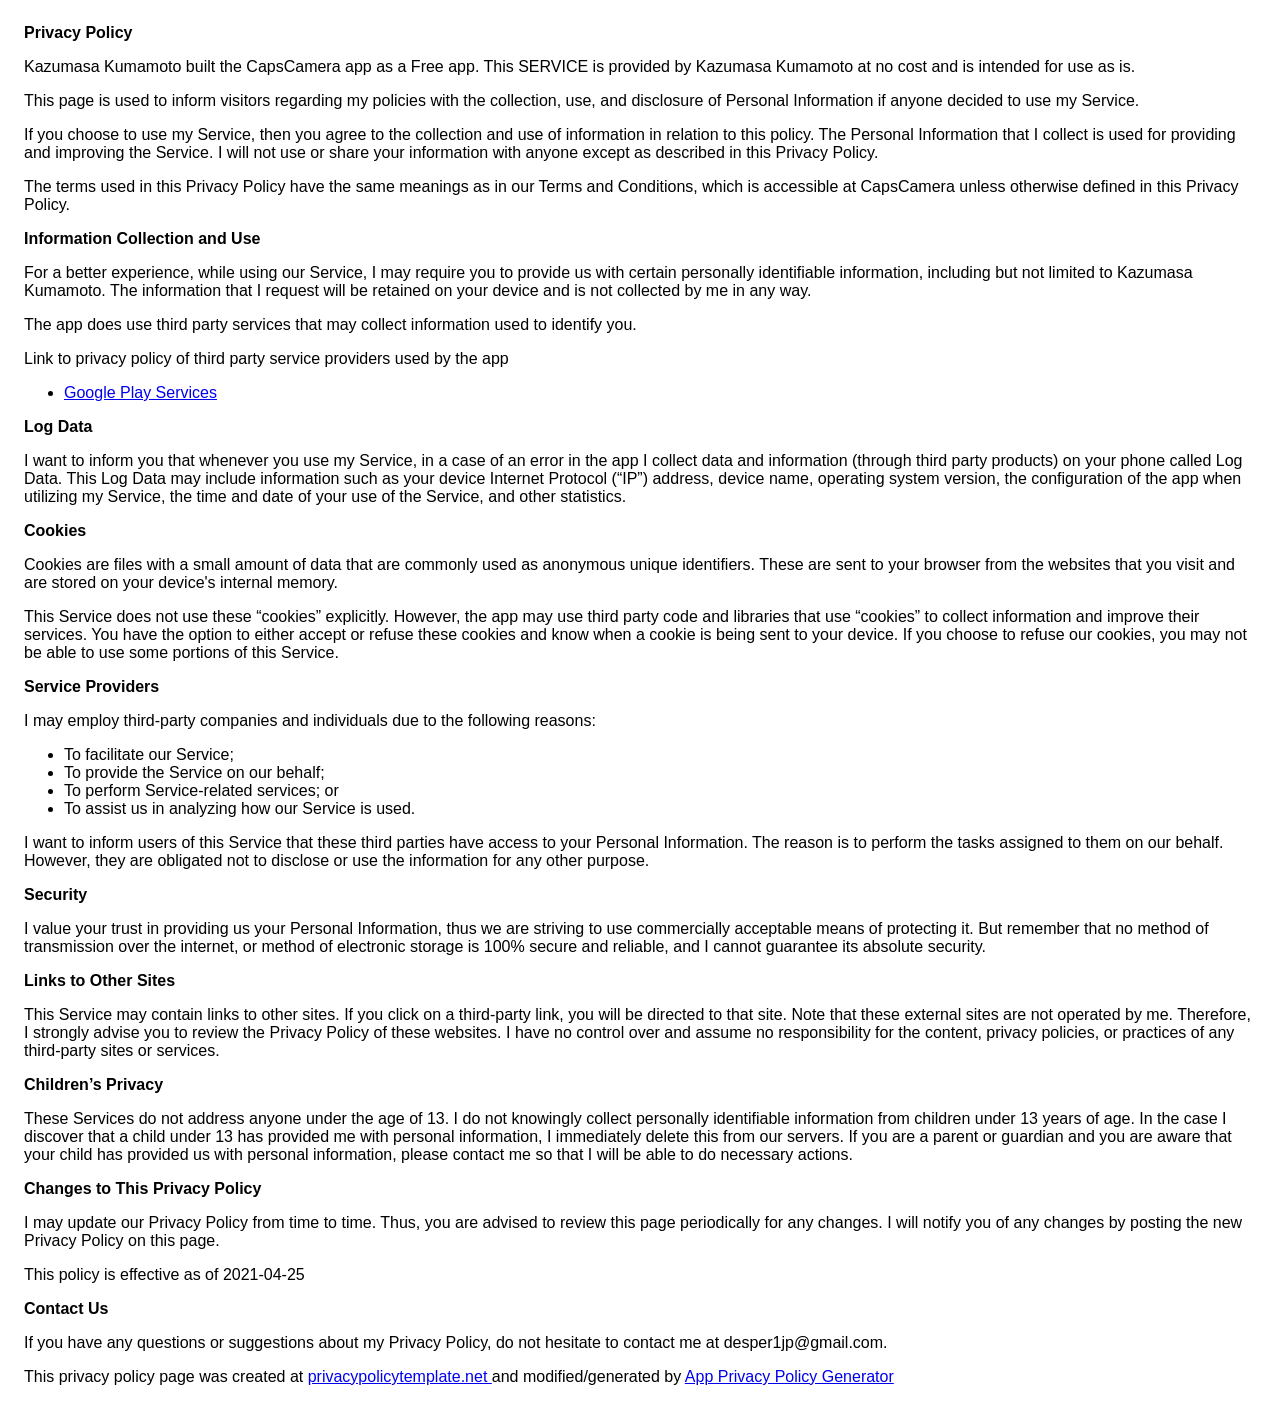
<file: capscamera/privacy/index.html>
<!DOCTYPE html>
    <html>
    <head>
      <meta charset='utf-8'>
      <meta name='viewport' content='width=device-width'>
      <title>Privacy Policy</title>
      <style> body { font-family: 'Helvetica Neue', Helvetica, Arial, sans-serif; padding:1em; } </style>
    </head>
    <body>
    <strong>Privacy Policy</strong> <p>
                  Kazumasa Kumamoto built the CapsCamera app as
                  a Free app. This SERVICE is provided by
                  Kazumasa Kumamoto at no cost and is intended for use as
                  is.
                </p> <p>
                  This page is used to inform visitors regarding my
                  policies with the collection, use, and disclosure of Personal
                  Information if anyone decided to use my Service.
                </p> <p>
                  If you choose to use my Service, then you agree to
                  the collection and use of information in relation to this
                  policy. The Personal Information that I collect is
                  used for providing and improving the Service. I will not use or share your information with
                  anyone except as described in this Privacy Policy.
                </p> <p>
                  The terms used in this Privacy Policy have the same meanings
                  as in our Terms and Conditions, which is accessible at
                  CapsCamera unless otherwise defined in this Privacy Policy.
                </p> <p><strong>Information Collection and Use</strong></p> <p>
                  For a better experience, while using our Service, I
                  may require you to provide us with certain personally
                  identifiable information, including but not limited to Kazumasa Kumamoto. The information that
                  I request will be retained on your device and is not collected by me in any way.
                </p> <div><p>
                    The app does use third party services that may collect
                    information used to identify you.
                  </p> <p>
                    Link to privacy policy of third party service providers used
                    by the app
                  </p> <ul><li><a href="https://www.google.com/policies/privacy/" target="_blank" rel="noopener noreferrer">Google Play Services</a></li><!----><!----><!----><!----><!----><!----><!----><!----><!----><!----><!----><!----><!----><!----><!----><!----><!----><!----><!----><!----><!----><!----><!----><!----><!----><!----></ul></div> <p><strong>Log Data</strong></p> <p>
                  I want to inform you that whenever you
                  use my Service, in a case of an error in the app
                  I collect data and information (through third party
                  products) on your phone called Log Data. This Log Data may
                  include information such as your device Internet Protocol
                  (“IP”) address, device name, operating system version, the
                  configuration of the app when utilizing my Service,
                  the time and date of your use of the Service, and other
                  statistics.
                </p> <p><strong>Cookies</strong></p> <p>
                  Cookies are files with a small amount of data that are
                  commonly used as anonymous unique identifiers. These are sent
                  to your browser from the websites that you visit and are
                  stored on your device's internal memory.
                </p> <p>
                  This Service does not use these “cookies” explicitly. However,
                  the app may use third party code and libraries that use
                  “cookies” to collect information and improve their services.
                  You have the option to either accept or refuse these cookies
                  and know when a cookie is being sent to your device. If you
                  choose to refuse our cookies, you may not be able to use some
                  portions of this Service.
                </p> <p><strong>Service Providers</strong></p> <p>
                  I may employ third-party companies and
                  individuals due to the following reasons:
                </p> <ul><li>To facilitate our Service;</li> <li>To provide the Service on our behalf;</li> <li>To perform Service-related services; or</li> <li>To assist us in analyzing how our Service is used.</li></ul> <p>
                  I want to inform users of this Service
                  that these third parties have access to your Personal
                  Information. The reason is to perform the tasks assigned to
                  them on our behalf. However, they are obligated not to
                  disclose or use the information for any other purpose.
                </p> <p><strong>Security</strong></p> <p>
                  I value your trust in providing us your
                  Personal Information, thus we are striving to use commercially
                  acceptable means of protecting it. But remember that no method
                  of transmission over the internet, or method of electronic
                  storage is 100% secure and reliable, and I cannot
                  guarantee its absolute security.
                </p> <p><strong>Links to Other Sites</strong></p> <p>
                  This Service may contain links to other sites. If you click on
                  a third-party link, you will be directed to that site. Note
                  that these external sites are not operated by me.
                  Therefore, I strongly advise you to review the
                  Privacy Policy of these websites. I have
                  no control over and assume no responsibility for the content,
                  privacy policies, or practices of any third-party sites or
                  services.
                </p> <p><strong>Children’s Privacy</strong></p> <p>
                  These Services do not address anyone under the age of 13.
                  I do not knowingly collect personally
                  identifiable information from children under 13 years of age. In the case
                  I discover that a child under 13 has provided
                  me with personal information, I immediately
                  delete this from our servers. If you are a parent or guardian
                  and you are aware that your child has provided us with
                  personal information, please contact me so that
                  I will be able to do necessary actions.
                </p> <p><strong>Changes to This Privacy Policy</strong></p> <p>
                  I may update our Privacy Policy from
                  time to time. Thus, you are advised to review this page
                  periodically for any changes. I will
                  notify you of any changes by posting the new Privacy Policy on
                  this page.
                </p> <p>This policy is effective as of 2021-04-25</p> <p><strong>Contact Us</strong></p> <p>
                  If you have any questions or suggestions about my
                  Privacy Policy, do not hesitate to contact me at desper1jp@gmail.com.
                </p> <p>This privacy policy page was created at <a href="https://privacypolicytemplate.net" target="_blank" rel="noopener noreferrer">privacypolicytemplate.net </a>and modified/generated by <a href="https://app-privacy-policy-generator.nisrulz.com/" target="_blank" rel="noopener noreferrer">App Privacy Policy Generator</a></p>
    </body>
    </html>
</file>
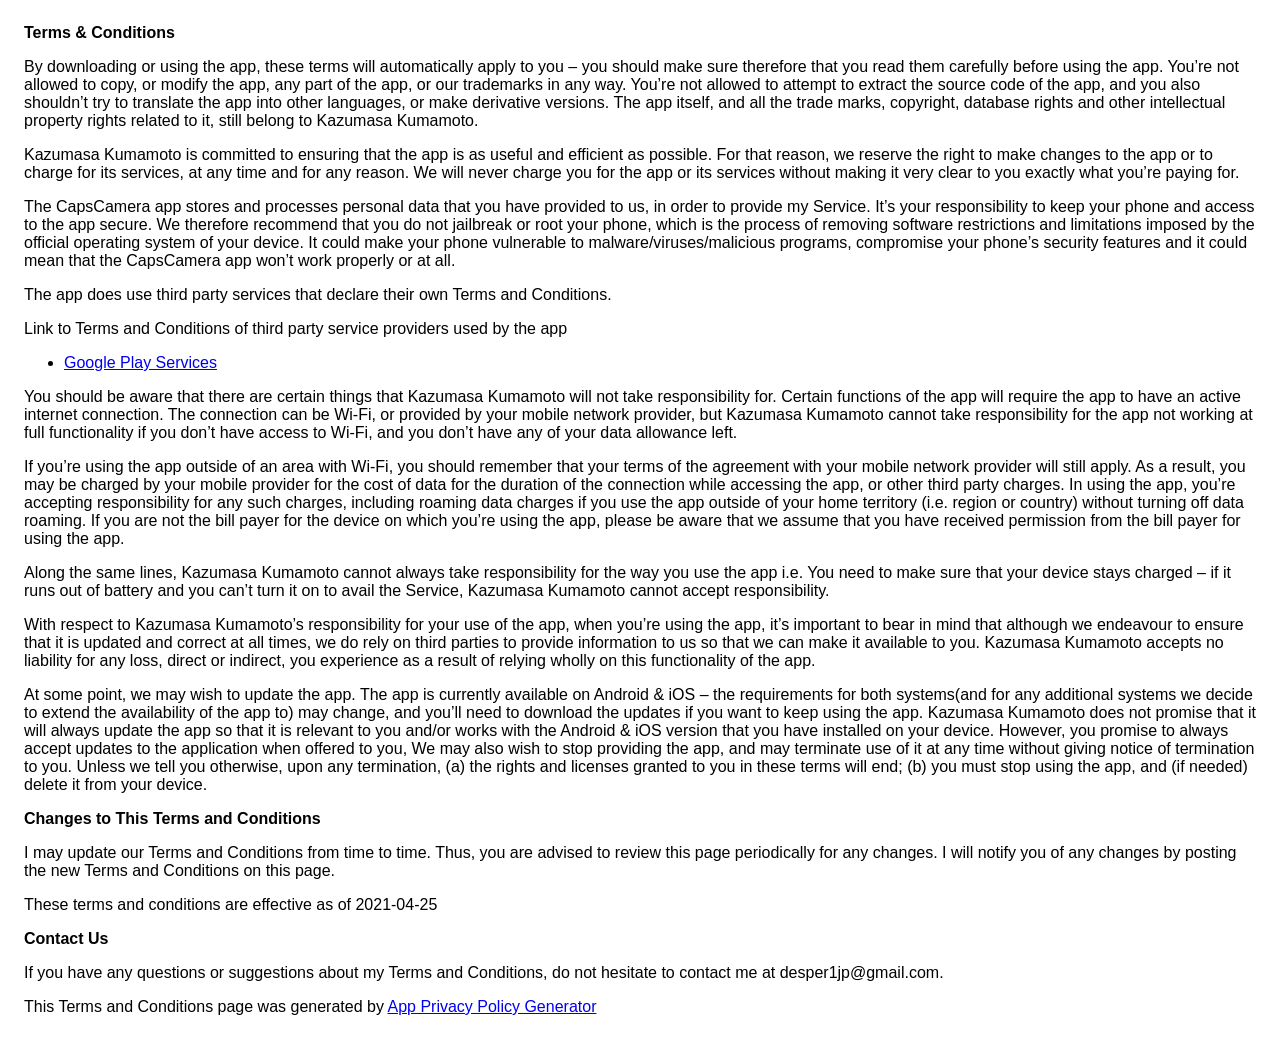
<file: capscamera/terms/index.html>
<!DOCTYPE html>
    <html>
    <head>
      <meta charset='utf-8'>
      <meta name='viewport' content='width=device-width'>
      <title>Terms &amp; Conditions</title>
      <style> body { font-family: 'Helvetica Neue', Helvetica, Arial, sans-serif; padding:1em; } </style>
    </head>
    <body>
    <strong>Terms &amp; Conditions</strong> <p>
                  By downloading or using the app, these terms will
                  automatically apply to you – you should make sure therefore
                  that you read them carefully before using the app. You’re not
                  allowed to copy, or modify the app, any part of the app, or
                  our trademarks in any way. You’re not allowed to attempt to
                  extract the source code of the app, and you also shouldn’t try
                  to translate the app into other languages, or make derivative
                  versions. The app itself, and all the trade marks, copyright,
                  database rights and other intellectual property rights related
                  to it, still belong to Kazumasa Kumamoto.
                </p> <p>
                  Kazumasa Kumamoto is committed to ensuring that the app is
                  as useful and efficient as possible. For that reason, we
                  reserve the right to make changes to the app or to charge for
                  its services, at any time and for any reason. We will never
                  charge you for the app or its services without making it very
                  clear to you exactly what you’re paying for.
                </p> <p>
                  The CapsCamera app stores and processes personal data that
                  you have provided to us, in order to provide my
                  Service. It’s your responsibility to keep your phone and
                  access to the app secure. We therefore recommend that you do
                  not jailbreak or root your phone, which is the process of
                  removing software restrictions and limitations imposed by the
                  official operating system of your device. It could make your
                  phone vulnerable to malware/viruses/malicious programs,
                  compromise your phone’s security features and it could mean
                  that the CapsCamera app won’t work properly or at all.
                </p> <div><p>
                    The app does use third party services that declare their own
                    Terms and Conditions.
                  </p> <p>
                    Link to Terms and Conditions of third party service
                    providers used by the app
                  </p> <ul><li><a href="https://policies.google.com/terms" target="_blank" rel="noopener noreferrer">Google Play Services</a></li><!----><!----><!----><!----><!----><!----><!----><!----><!----><!----><!----><!----><!----><!----><!----><!----><!----><!----><!----><!----><!----><!----><!----><!----><!----><!----></ul></div> <p>
                  You should be aware that there are certain things that
                  Kazumasa Kumamoto will not take responsibility for. Certain
                  functions of the app will require the app to have an active
                  internet connection. The connection can be Wi-Fi, or provided
                  by your mobile network provider, but Kazumasa Kumamoto
                  cannot take responsibility for the app not working at full
                  functionality if you don’t have access to Wi-Fi, and you don’t
                  have any of your data allowance left.
                </p> <p></p> <p>
                  If you’re using the app outside of an area with Wi-Fi, you
                  should remember that your terms of the agreement with your
                  mobile network provider will still apply. As a result, you may
                  be charged by your mobile provider for the cost of data for
                  the duration of the connection while accessing the app, or
                  other third party charges. In using the app, you’re accepting
                  responsibility for any such charges, including roaming data
                  charges if you use the app outside of your home territory
                  (i.e. region or country) without turning off data roaming. If
                  you are not the bill payer for the device on which you’re
                  using the app, please be aware that we assume that you have
                  received permission from the bill payer for using the app.
                </p> <p>
                  Along the same lines, Kazumasa Kumamoto cannot always take
                  responsibility for the way you use the app i.e. You need to
                  make sure that your device stays charged – if it runs out of
                  battery and you can’t turn it on to avail the Service,
                  Kazumasa Kumamoto cannot accept responsibility.
                </p> <p>
                  With respect to Kazumasa Kumamoto’s responsibility for your
                  use of the app, when you’re using the app, it’s important to
                  bear in mind that although we endeavour to ensure that it is
                  updated and correct at all times, we do rely on third parties
                  to provide information to us so that we can make it available
                  to you. Kazumasa Kumamoto accepts no liability for any
                  loss, direct or indirect, you experience as a result of
                  relying wholly on this functionality of the app.
                </p> <p>
                  At some point, we may wish to update the app. The app is
                  currently available on Android &amp; iOS – the requirements for
                  both systems(and for any additional systems we
                  decide to extend the availability of the app to) may change,
                  and you’ll need to download the updates if you want to keep
                  using the app. Kazumasa Kumamoto does not promise that it
                  will always update the app so that it is relevant to you
                  and/or works with the Android &amp; iOS version that you have
                  installed on your device. However, you promise to always
                  accept updates to the application when offered to you, We may
                  also wish to stop providing the app, and may terminate use of
                  it at any time without giving notice of termination to you.
                  Unless we tell you otherwise, upon any termination, (a) the
                  rights and licenses granted to you in these terms will end;
                  (b) you must stop using the app, and (if needed) delete it
                  from your device.
                </p> <p><strong>Changes to This Terms and Conditions</strong></p> <p>
                  I may update our Terms and Conditions
                  from time to time. Thus, you are advised to review this page
                  periodically for any changes. I will
                  notify you of any changes by posting the new Terms and
                  Conditions on this page.
                </p> <p>
                  These terms and conditions are effective as of 2021-04-25
                </p> <p><strong>Contact Us</strong></p> <p>
                  If you have any questions or suggestions about my
                  Terms and Conditions, do not hesitate to contact me
                  at desper1jp@gmail.com.
                </p> <p>This Terms and Conditions page was generated by <a href="https://app-privacy-policy-generator.nisrulz.com/" target="_blank" rel="noopener noreferrer">App Privacy Policy Generator</a></p>
    </body>
    </html>
</file>
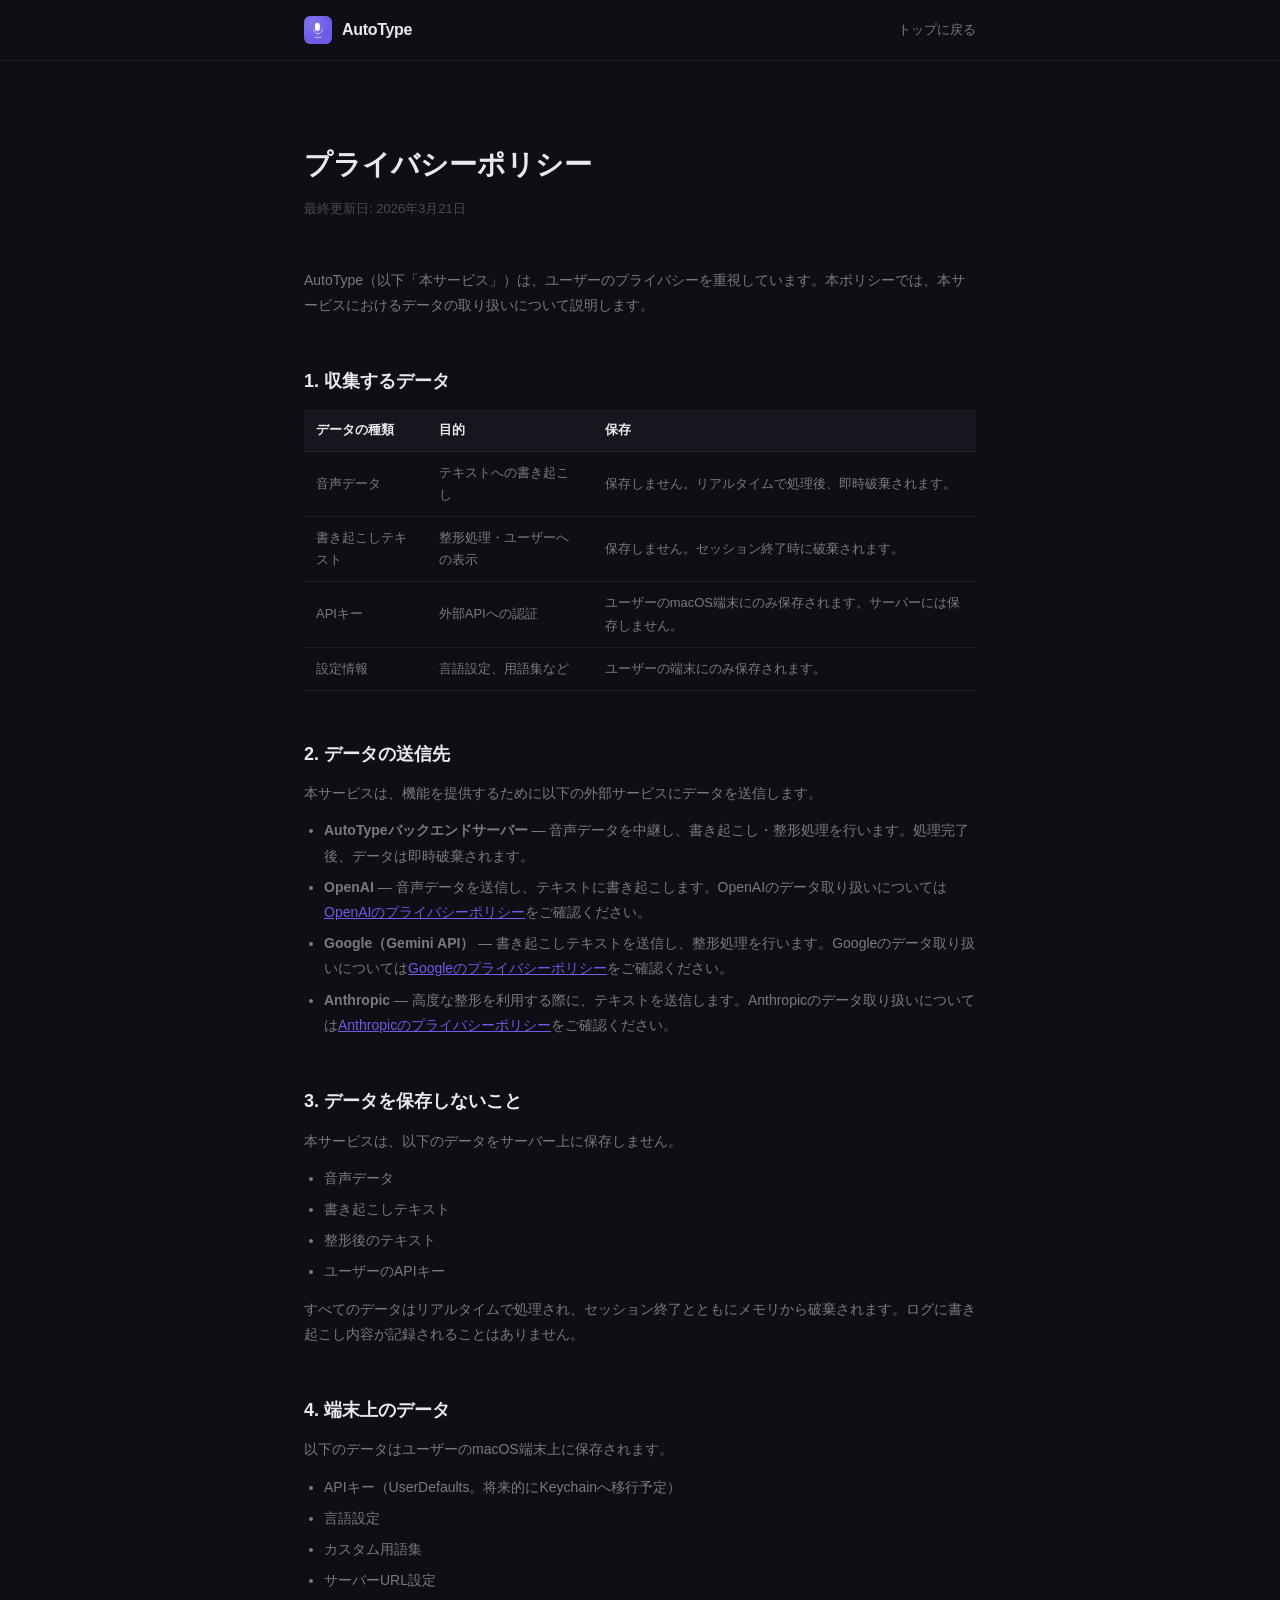
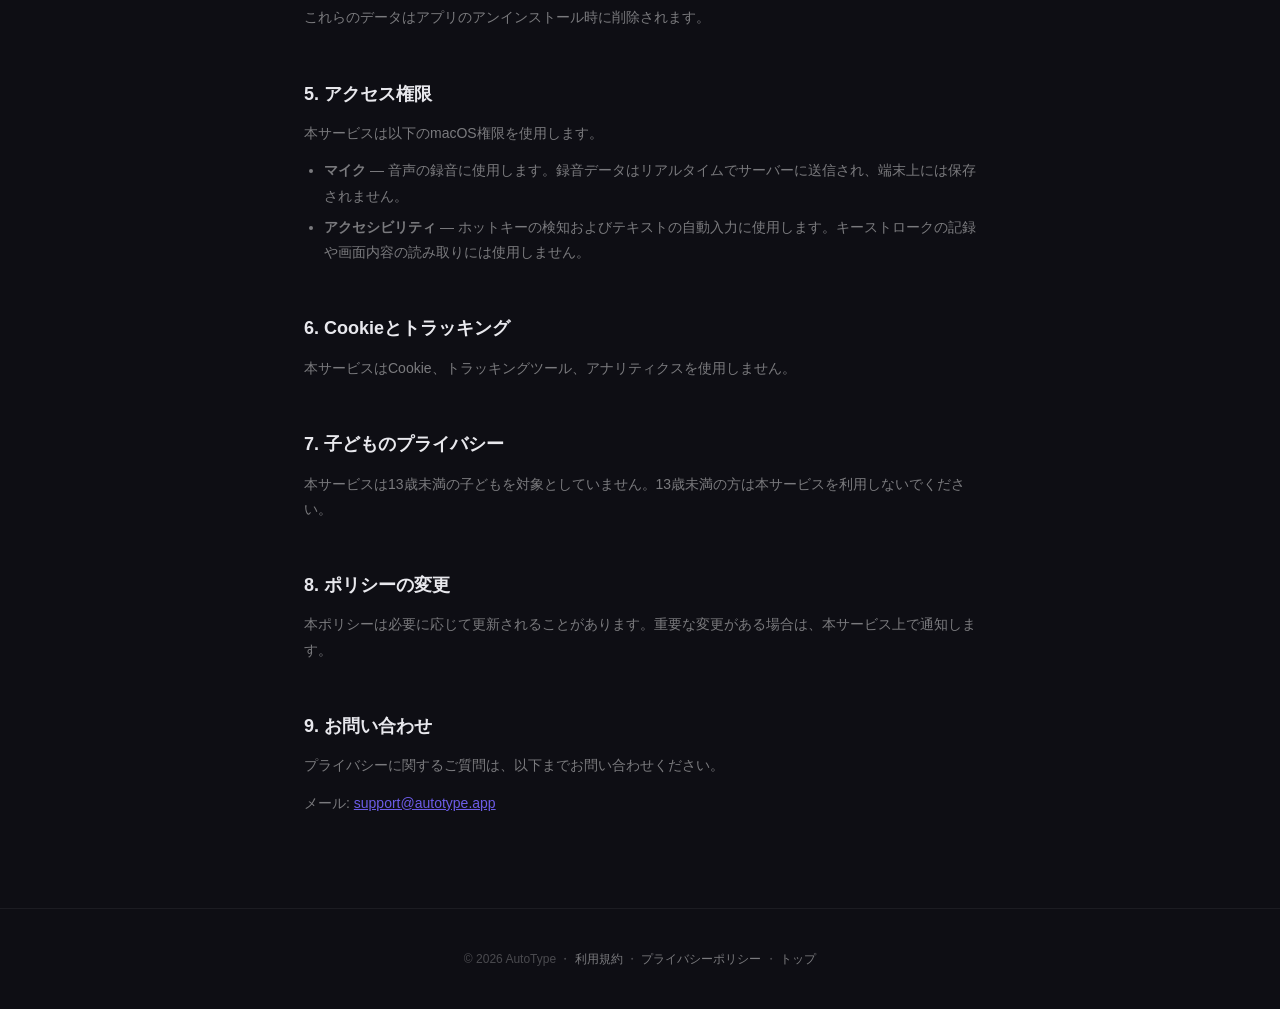
<file: autotype/privacy.html>
<!DOCTYPE html>
<html lang="ja">
<head>
<meta charset="UTF-8">
<meta name="viewport" content="width=device-width, initial-scale=1.0">
<title>プライバシーポリシー — AutoType</title>
<style>
  :root {
    --purple: #6C5CE7;
    --purple-dark: #4834D4;
    --bg: #0e0e14;
    --surface: #16161e;
    --surface-border: rgba(255,255,255,0.06);
    --text: #e8e8ed;
    --text-dim: rgba(255,255,255,0.45);
    --text-dimmer: rgba(255,255,255,0.25);
  }
  * { margin: 0; padding: 0; box-sizing: border-box; }
  body {
    font-family: -apple-system, BlinkMacSystemFont, 'Hiragino Kaku Gothic ProN', 'Hiragino Sans', 'Noto Sans JP', sans-serif;
    background: var(--bg);
    color: var(--text);
    line-height: 1.7;
    -webkit-font-smoothing: antialiased;
  }
  .container {
    max-width: 720px;
    margin: 0 auto;
    padding: 0 24px;
  }
  nav {
    padding: 16px 0;
    border-bottom: 1px solid var(--surface-border);
  }
  nav .container {
    display: flex;
    align-items: center;
    justify-content: space-between;
  }
  .nav-logo {
    display: flex;
    align-items: center;
    gap: 10px;
    text-decoration: none;
    color: var(--text);
  }
  .nav-logo-icon { width: 28px; height: 28px; }
  .nav-logo span { font-size: 16px; font-weight: 600; letter-spacing: -0.3px; }
  .nav-back {
    color: var(--text-dim);
    text-decoration: none;
    font-size: 13px;
    transition: color 0.2s;
  }
  .nav-back:hover { color: var(--text); }

  .legal {
    padding: 80px 0;
  }
  .legal h1 {
    font-size: 28px;
    font-weight: 700;
    margin-bottom: 8px;
  }
  .legal .updated {
    font-size: 13px;
    color: var(--text-dimmer);
    margin-bottom: 48px;
  }
  .legal h2 {
    font-size: 18px;
    font-weight: 600;
    margin-top: 40px;
    margin-bottom: 12px;
    padding-top: 8px;
  }
  .legal p, .legal li {
    font-size: 14px;
    color: var(--text-dim);
    line-height: 1.8;
    margin-bottom: 12px;
  }
  .legal ul, .legal ol {
    padding-left: 20px;
    margin-bottom: 12px;
  }
  .legal li {
    margin-bottom: 6px;
  }
  .legal table {
    width: 100%;
    border-collapse: collapse;
    margin-bottom: 16px;
    font-size: 13px;
  }
  .legal th, .legal td {
    text-align: left;
    padding: 10px 12px;
    border-bottom: 1px solid var(--surface-border);
    color: var(--text-dim);
  }
  .legal th {
    color: var(--text);
    font-weight: 600;
    background: var(--surface);
  }

  footer {
    padding: 40px 0;
    border-top: 1px solid var(--surface-border);
    text-align: center;
  }
  footer p {
    font-size: 12px;
    color: var(--text-dimmer);
  }
  footer a {
    color: var(--text-dim);
    text-decoration: none;
  }
  footer a:hover { text-decoration: underline; }
</style>
</head>
<body>

<nav>
  <div class="container">
    <a class="nav-logo" href="index.html">
      <svg class="nav-logo-icon" viewBox="0 0 1024 1024" fill="none">
        <rect width="1024" height="1024" rx="225" fill="url(#nav-bg)"/>
        <rect width="1024" height="1024" rx="225" fill="url(#nav-sheen)"/>
        <rect x="402" y="248" width="176" height="304" rx="88" fill="white"/>
        <path d="M348,480 A164,164 0 0,0 676,480" stroke="white" stroke-width="20" fill="none" stroke-opacity="0.9" stroke-linecap="round"/>
        <rect x="502" y="624" width="20" height="96" rx="10" fill="white" fill-opacity="0.9"/>
        <rect x="380" y="768" width="264" height="24" rx="12" fill="#A8E6CF"/>
        <defs>
          <linearGradient id="nav-bg" x1="0" y1="0" x2="1024" y2="1024"><stop stop-color="#6C5CE7"/><stop offset="1" stop-color="#4834D4"/></linearGradient>
          <radialGradient id="nav-sheen" cx="30%" cy="25%" r="60%"><stop stop-color="white" stop-opacity="0.15"/><stop offset="1" stop-color="white" stop-opacity="0"/></radialGradient>
        </defs>
      </svg>
      <span>AutoType</span>
    </a>
    <a class="nav-back" href="index.html">トップに戻る</a>
  </div>
</nav>

<section class="legal">
  <div class="container">
    <h1>プライバシーポリシー</h1>
    <p class="updated">最終更新日: 2026年3月21日</p>

    <p>AutoType（以下「本サービス」）は、ユーザーのプライバシーを重視しています。本ポリシーでは、本サービスにおけるデータの取り扱いについて説明します。</p>

    <h2>1. 収集するデータ</h2>

    <table>
      <tr>
        <th>データの種類</th>
        <th>目的</th>
        <th>保存</th>
      </tr>
      <tr>
        <td>音声データ</td>
        <td>テキストへの書き起こし</td>
        <td>保存しません。リアルタイムで処理後、即時破棄されます。</td>
      </tr>
      <tr>
        <td>書き起こしテキスト</td>
        <td>整形処理・ユーザーへの表示</td>
        <td>保存しません。セッション終了時に破棄されます。</td>
      </tr>
      <tr>
        <td>APIキー</td>
        <td>外部APIへの認証</td>
        <td>ユーザーのmacOS端末にのみ保存されます。サーバーには保存しません。</td>
      </tr>
      <tr>
        <td>設定情報</td>
        <td>言語設定、用語集など</td>
        <td>ユーザーの端末にのみ保存されます。</td>
      </tr>
    </table>

    <h2>2. データの送信先</h2>
    <p>本サービスは、機能を提供するために以下の外部サービスにデータを送信します。</p>
    <ul>
      <li><strong>AutoTypeバックエンドサーバー</strong> — 音声データを中継し、書き起こし・整形処理を行います。処理完了後、データは即時破棄されます。</li>
      <li><strong>OpenAI</strong> — 音声データを送信し、テキストに書き起こします。OpenAIのデータ取り扱いについては<a href="https://openai.com/policies/privacy-policy" style="color: var(--purple);">OpenAIのプライバシーポリシー</a>をご確認ください。</li>
      <li><strong>Google（Gemini API）</strong> — 書き起こしテキストを送信し、整形処理を行います。Googleのデータ取り扱いについては<a href="https://policies.google.com/privacy" style="color: var(--purple);">Googleのプライバシーポリシー</a>をご確認ください。</li>
      <li><strong>Anthropic</strong> — 高度な整形を利用する際に、テキストを送信します。Anthropicのデータ取り扱いについては<a href="https://www.anthropic.com/privacy" style="color: var(--purple);">Anthropicのプライバシーポリシー</a>をご確認ください。</li>
    </ul>

    <h2>3. データを保存しないこと</h2>
    <p>本サービスは、以下のデータをサーバー上に保存しません。</p>
    <ul>
      <li>音声データ</li>
      <li>書き起こしテキスト</li>
      <li>整形後のテキスト</li>
      <li>ユーザーのAPIキー</li>
    </ul>
    <p>すべてのデータはリアルタイムで処理され、セッション終了とともにメモリから破棄されます。ログに書き起こし内容が記録されることはありません。</p>

    <h2>4. 端末上のデータ</h2>
    <p>以下のデータはユーザーのmacOS端末上に保存されます。</p>
    <ul>
      <li>APIキー（UserDefaults。将来的にKeychainへ移行予定）</li>
      <li>言語設定</li>
      <li>カスタム用語集</li>
      <li>サーバーURL設定</li>
    </ul>
    <p>これらのデータはアプリのアンインストール時に削除されます。</p>

    <h2>5. アクセス権限</h2>
    <p>本サービスは以下のmacOS権限を使用します。</p>
    <ul>
      <li><strong>マイク</strong> — 音声の録音に使用します。録音データはリアルタイムでサーバーに送信され、端末上には保存されません。</li>
      <li><strong>アクセシビリティ</strong> — ホットキーの検知およびテキストの自動入力に使用します。キーストロークの記録や画面内容の読み取りには使用しません。</li>
    </ul>

    <h2>6. Cookieとトラッキング</h2>
    <p>本サービスはCookie、トラッキングツール、アナリティクスを使用しません。</p>

    <h2>7. 子どものプライバシー</h2>
    <p>本サービスは13歳未満の子どもを対象としていません。13歳未満の方は本サービスを利用しないでください。</p>

    <h2>8. ポリシーの変更</h2>
    <p>本ポリシーは必要に応じて更新されることがあります。重要な変更がある場合は、本サービス上で通知します。</p>

    <h2>9. お問い合わせ</h2>
    <p>プライバシーに関するご質問は、以下までお問い合わせください。</p>
    <p>メール: <a href="mailto:support@autotype.app" style="color: var(--purple);">support@autotype.app</a></p>

  </div>
</section>

<footer>
  <div class="container">
    <p>&copy; 2026 AutoType ・ <a href="terms.html">利用規約</a> ・ <a href="privacy.html">プライバシーポリシー</a> ・ <a href="index.html">トップ</a></p>
  </div>
</footer>

</body>
</html>
</file>
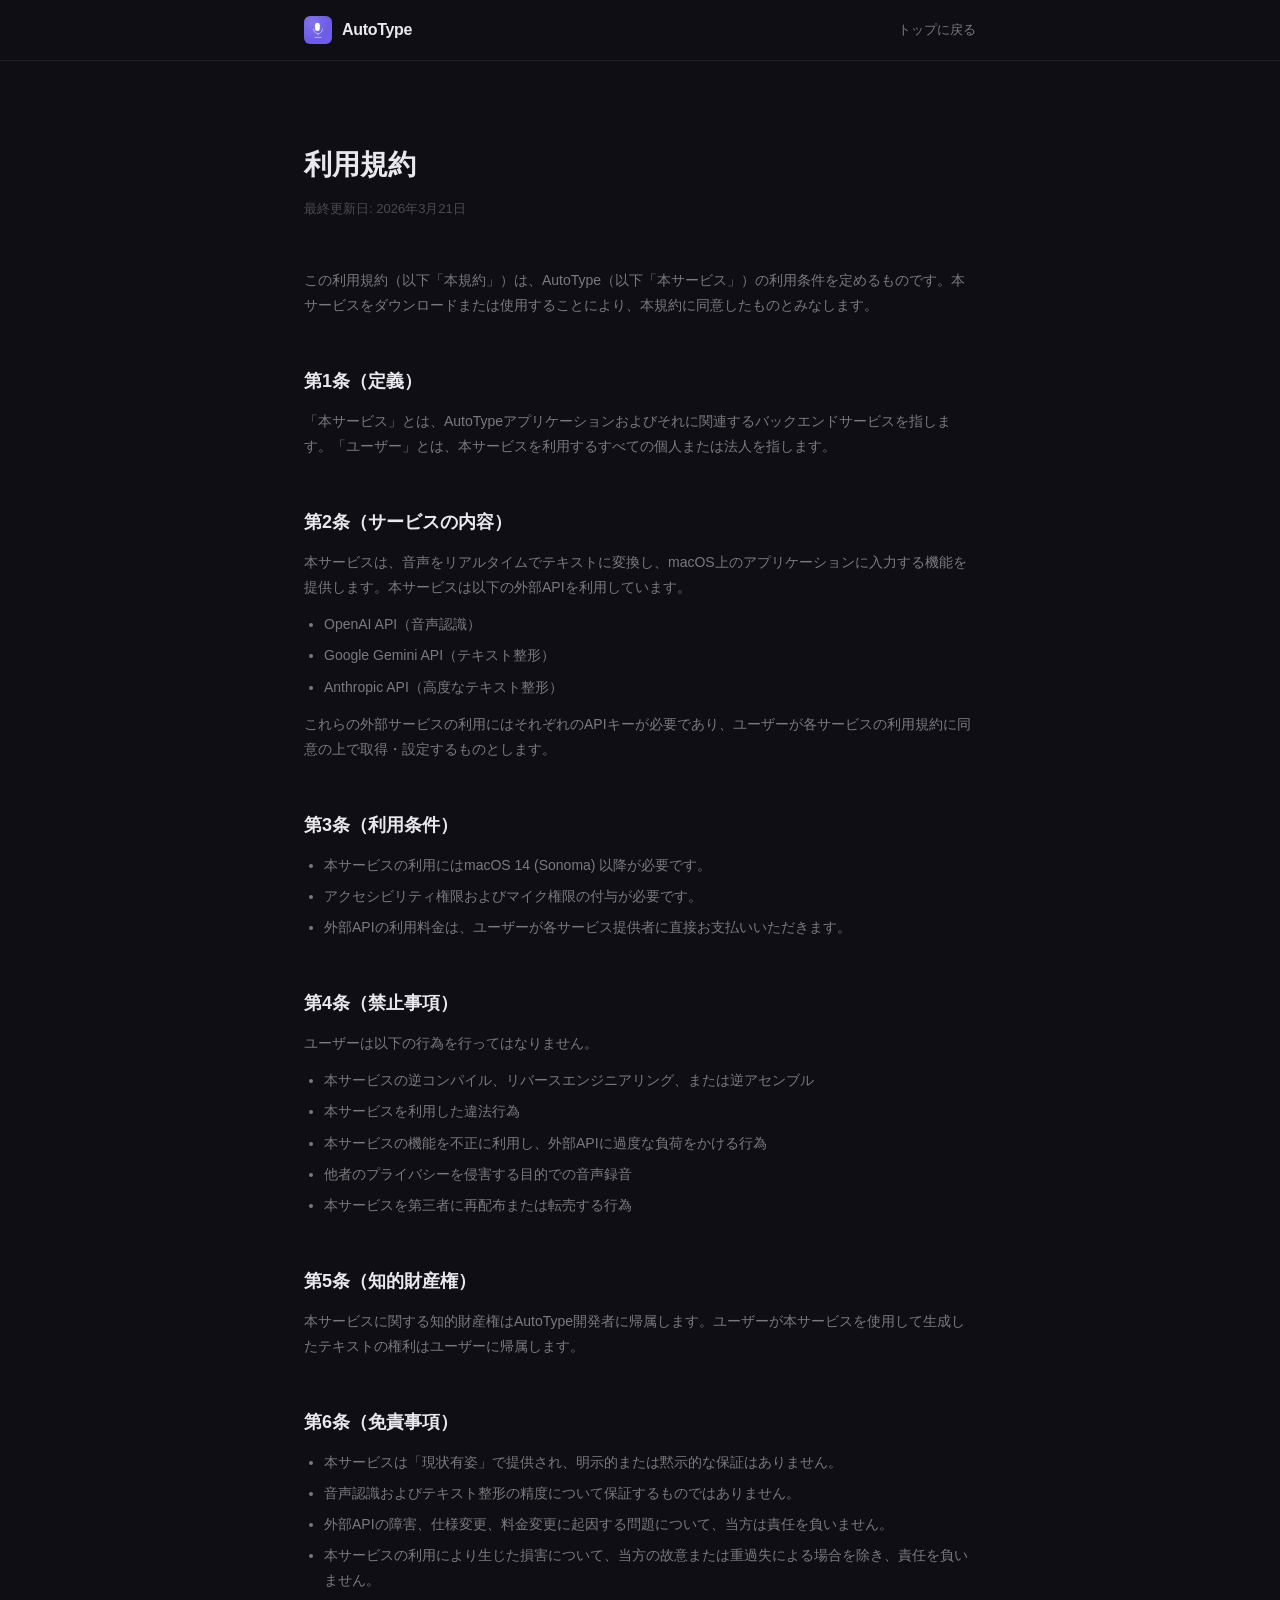
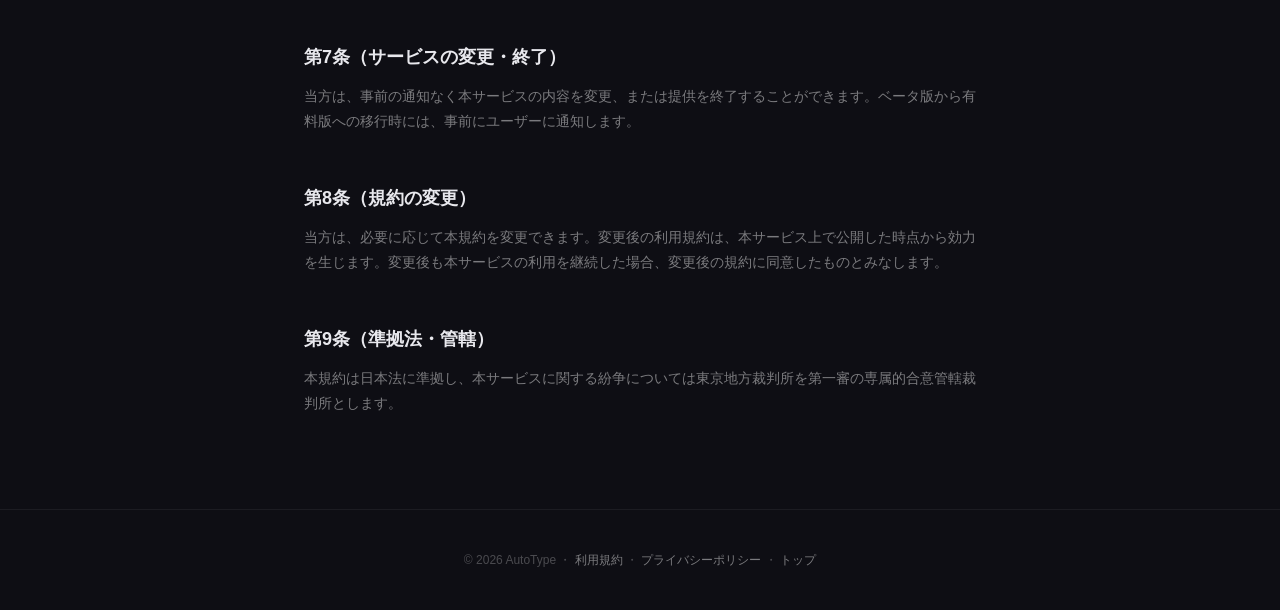
<file: autotype/terms.html>
<!DOCTYPE html>
<html lang="ja">
<head>
<meta charset="UTF-8">
<meta name="viewport" content="width=device-width, initial-scale=1.0">
<title>利用規約 — AutoType</title>
<style>
  :root {
    --purple: #6C5CE7;
    --purple-dark: #4834D4;
    --bg: #0e0e14;
    --surface: #16161e;
    --surface-border: rgba(255,255,255,0.06);
    --text: #e8e8ed;
    --text-dim: rgba(255,255,255,0.45);
    --text-dimmer: rgba(255,255,255,0.25);
  }
  * { margin: 0; padding: 0; box-sizing: border-box; }
  body {
    font-family: -apple-system, BlinkMacSystemFont, 'Hiragino Kaku Gothic ProN', 'Hiragino Sans', 'Noto Sans JP', sans-serif;
    background: var(--bg);
    color: var(--text);
    line-height: 1.7;
    -webkit-font-smoothing: antialiased;
  }
  .container {
    max-width: 720px;
    margin: 0 auto;
    padding: 0 24px;
  }
  nav {
    padding: 16px 0;
    border-bottom: 1px solid var(--surface-border);
  }
  nav .container {
    display: flex;
    align-items: center;
    justify-content: space-between;
  }
  .nav-logo {
    display: flex;
    align-items: center;
    gap: 10px;
    text-decoration: none;
    color: var(--text);
  }
  .nav-logo-icon { width: 28px; height: 28px; }
  .nav-logo span { font-size: 16px; font-weight: 600; letter-spacing: -0.3px; }
  .nav-back {
    color: var(--text-dim);
    text-decoration: none;
    font-size: 13px;
    transition: color 0.2s;
  }
  .nav-back:hover { color: var(--text); }

  .legal {
    padding: 80px 0;
  }
  .legal h1 {
    font-size: 28px;
    font-weight: 700;
    margin-bottom: 8px;
  }
  .legal .updated {
    font-size: 13px;
    color: var(--text-dimmer);
    margin-bottom: 48px;
  }
  .legal h2 {
    font-size: 18px;
    font-weight: 600;
    margin-top: 40px;
    margin-bottom: 12px;
    padding-top: 8px;
  }
  .legal p, .legal li {
    font-size: 14px;
    color: var(--text-dim);
    line-height: 1.8;
    margin-bottom: 12px;
  }
  .legal ul, .legal ol {
    padding-left: 20px;
    margin-bottom: 12px;
  }
  .legal li {
    margin-bottom: 6px;
  }

  footer {
    padding: 40px 0;
    border-top: 1px solid var(--surface-border);
    text-align: center;
  }
  footer p {
    font-size: 12px;
    color: var(--text-dimmer);
  }
  footer a {
    color: var(--text-dim);
    text-decoration: none;
  }
  footer a:hover { text-decoration: underline; }
</style>
</head>
<body>

<nav>
  <div class="container">
    <a class="nav-logo" href="index.html">
      <svg class="nav-logo-icon" viewBox="0 0 1024 1024" fill="none">
        <rect width="1024" height="1024" rx="225" fill="url(#nav-bg)"/>
        <rect width="1024" height="1024" rx="225" fill="url(#nav-sheen)"/>
        <rect x="402" y="248" width="176" height="304" rx="88" fill="white"/>
        <path d="M348,480 A164,164 0 0,0 676,480" stroke="white" stroke-width="20" fill="none" stroke-opacity="0.9" stroke-linecap="round"/>
        <rect x="502" y="624" width="20" height="96" rx="10" fill="white" fill-opacity="0.9"/>
        <rect x="380" y="768" width="264" height="24" rx="12" fill="#A8E6CF"/>
        <defs>
          <linearGradient id="nav-bg" x1="0" y1="0" x2="1024" y2="1024"><stop stop-color="#6C5CE7"/><stop offset="1" stop-color="#4834D4"/></linearGradient>
          <radialGradient id="nav-sheen" cx="30%" cy="25%" r="60%"><stop stop-color="white" stop-opacity="0.15"/><stop offset="1" stop-color="white" stop-opacity="0"/></radialGradient>
        </defs>
      </svg>
      <span>AutoType</span>
    </a>
    <a class="nav-back" href="index.html">トップに戻る</a>
  </div>
</nav>

<section class="legal">
  <div class="container">
    <h1>利用規約</h1>
    <p class="updated">最終更新日: 2026年3月21日</p>

    <p>この利用規約（以下「本規約」）は、AutoType（以下「本サービス」）の利用条件を定めるものです。本サービスをダウンロードまたは使用することにより、本規約に同意したものとみなします。</p>

    <h2>第1条（定義）</h2>
    <p>「本サービス」とは、AutoTypeアプリケーションおよびそれに関連するバックエンドサービスを指します。「ユーザー」とは、本サービスを利用するすべての個人または法人を指します。</p>

    <h2>第2条（サービスの内容）</h2>
    <p>本サービスは、音声をリアルタイムでテキストに変換し、macOS上のアプリケーションに入力する機能を提供します。本サービスは以下の外部APIを利用しています。</p>
    <ul>
      <li>OpenAI API（音声認識）</li>
      <li>Google Gemini API（テキスト整形）</li>
      <li>Anthropic API（高度なテキスト整形）</li>
    </ul>
    <p>これらの外部サービスの利用にはそれぞれのAPIキーが必要であり、ユーザーが各サービスの利用規約に同意の上で取得・設定するものとします。</p>

    <h2>第3条（利用条件）</h2>
    <ul>
      <li>本サービスの利用にはmacOS 14 (Sonoma) 以降が必要です。</li>
      <li>アクセシビリティ権限およびマイク権限の付与が必要です。</li>
      <li>外部APIの利用料金は、ユーザーが各サービス提供者に直接お支払いいただきます。</li>
    </ul>

    <h2>第4条（禁止事項）</h2>
    <p>ユーザーは以下の行為を行ってはなりません。</p>
    <ul>
      <li>本サービスの逆コンパイル、リバースエンジニアリング、または逆アセンブル</li>
      <li>本サービスを利用した違法行為</li>
      <li>本サービスの機能を不正に利用し、外部APIに過度な負荷をかける行為</li>
      <li>他者のプライバシーを侵害する目的での音声録音</li>
      <li>本サービスを第三者に再配布または転売する行為</li>
    </ul>

    <h2>第5条（知的財産権）</h2>
    <p>本サービスに関する知的財産権はAutoType開発者に帰属します。ユーザーが本サービスを使用して生成したテキストの権利はユーザーに帰属します。</p>

    <h2>第6条（免責事項）</h2>
    <ul>
      <li>本サービスは「現状有姿」で提供され、明示的または黙示的な保証はありません。</li>
      <li>音声認識およびテキスト整形の精度について保証するものではありません。</li>
      <li>外部APIの障害、仕様変更、料金変更に起因する問題について、当方は責任を負いません。</li>
      <li>本サービスの利用により生じた損害について、当方の故意または重過失による場合を除き、責任を負いません。</li>
    </ul>

    <h2>第7条（サービスの変更・終了）</h2>
    <p>当方は、事前の通知なく本サービスの内容を変更、または提供を終了することができます。ベータ版から有料版への移行時には、事前にユーザーに通知します。</p>

    <h2>第8条（規約の変更）</h2>
    <p>当方は、必要に応じて本規約を変更できます。変更後の利用規約は、本サービス上で公開した時点から効力を生じます。変更後も本サービスの利用を継続した場合、変更後の規約に同意したものとみなします。</p>

    <h2>第9条（準拠法・管轄）</h2>
    <p>本規約は日本法に準拠し、本サービスに関する紛争については東京地方裁判所を第一審の専属的合意管轄裁判所とします。</p>

  </div>
</section>

<footer>
  <div class="container">
    <p>&copy; 2026 AutoType ・ <a href="terms.html">利用規約</a> ・ <a href="privacy.html">プライバシーポリシー</a> ・ <a href="index.html">トップ</a></p>
  </div>
</footer>

</body>
</html>
</file>
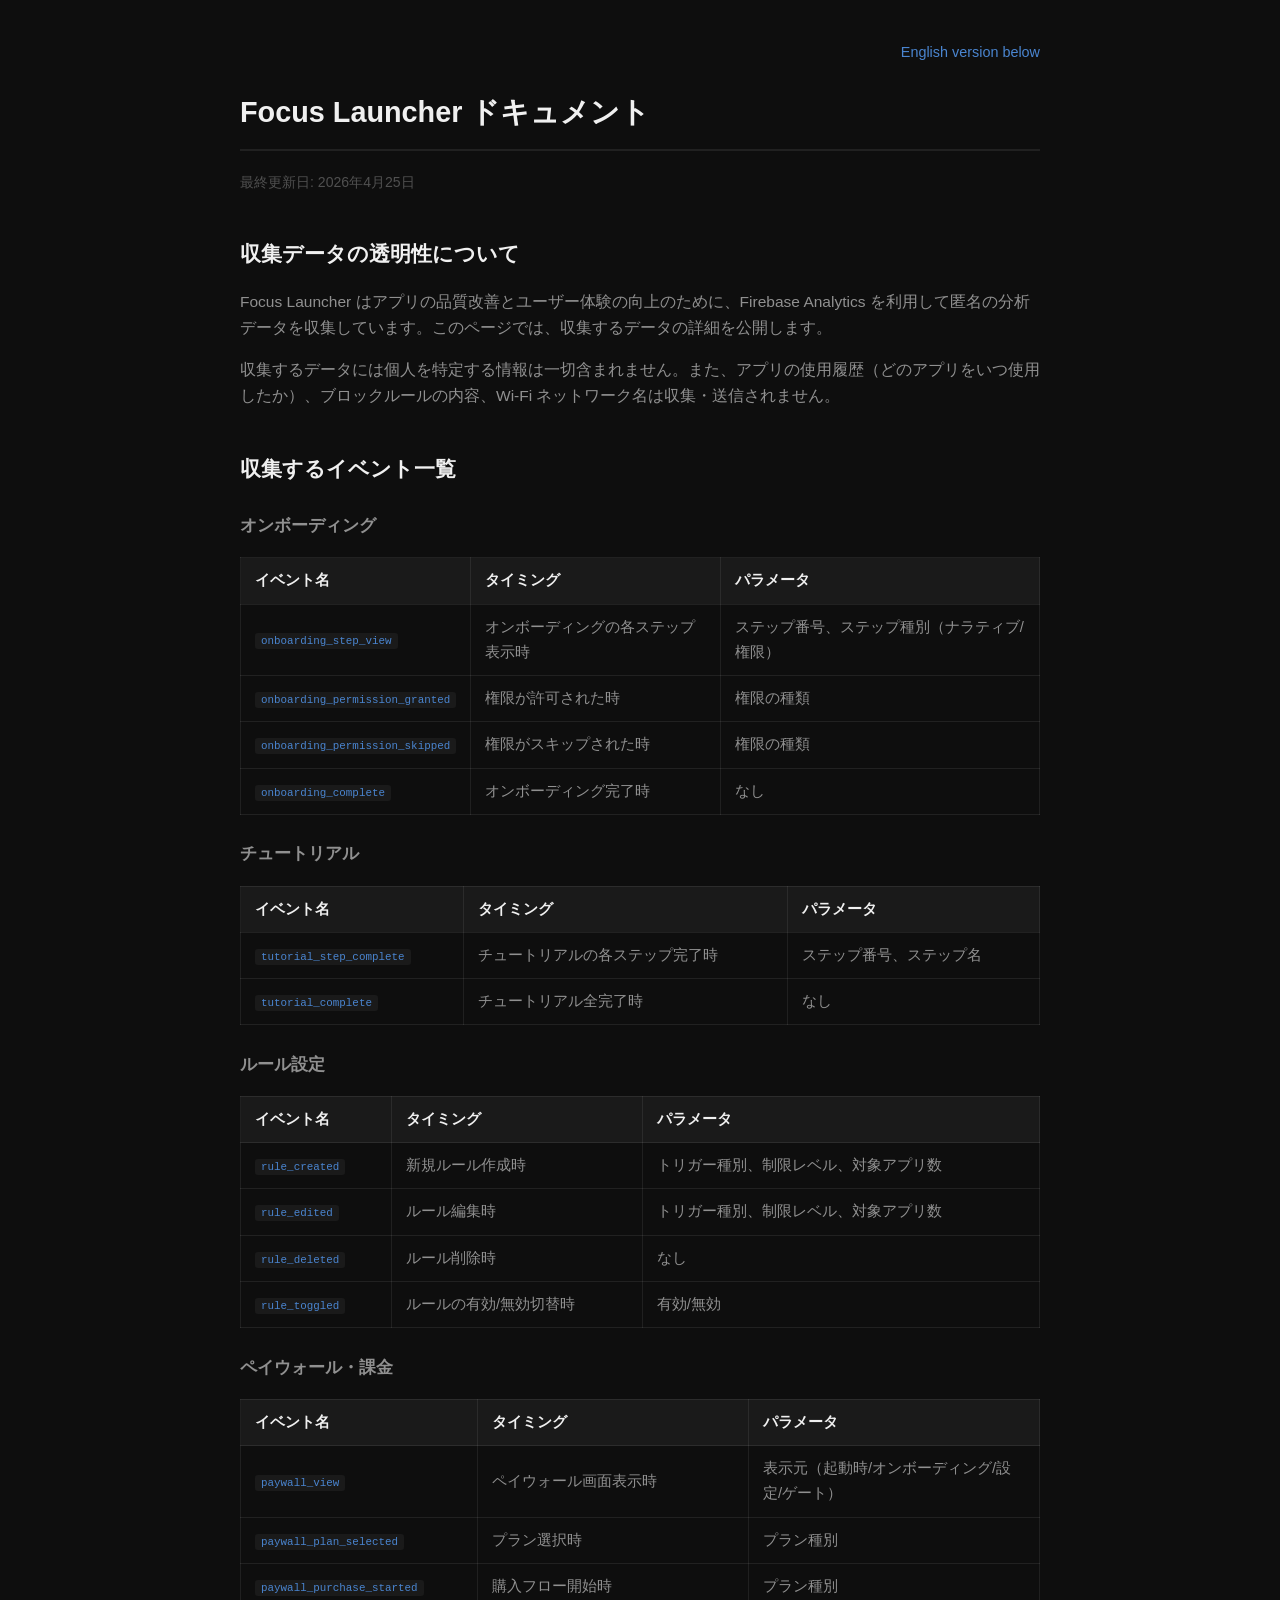
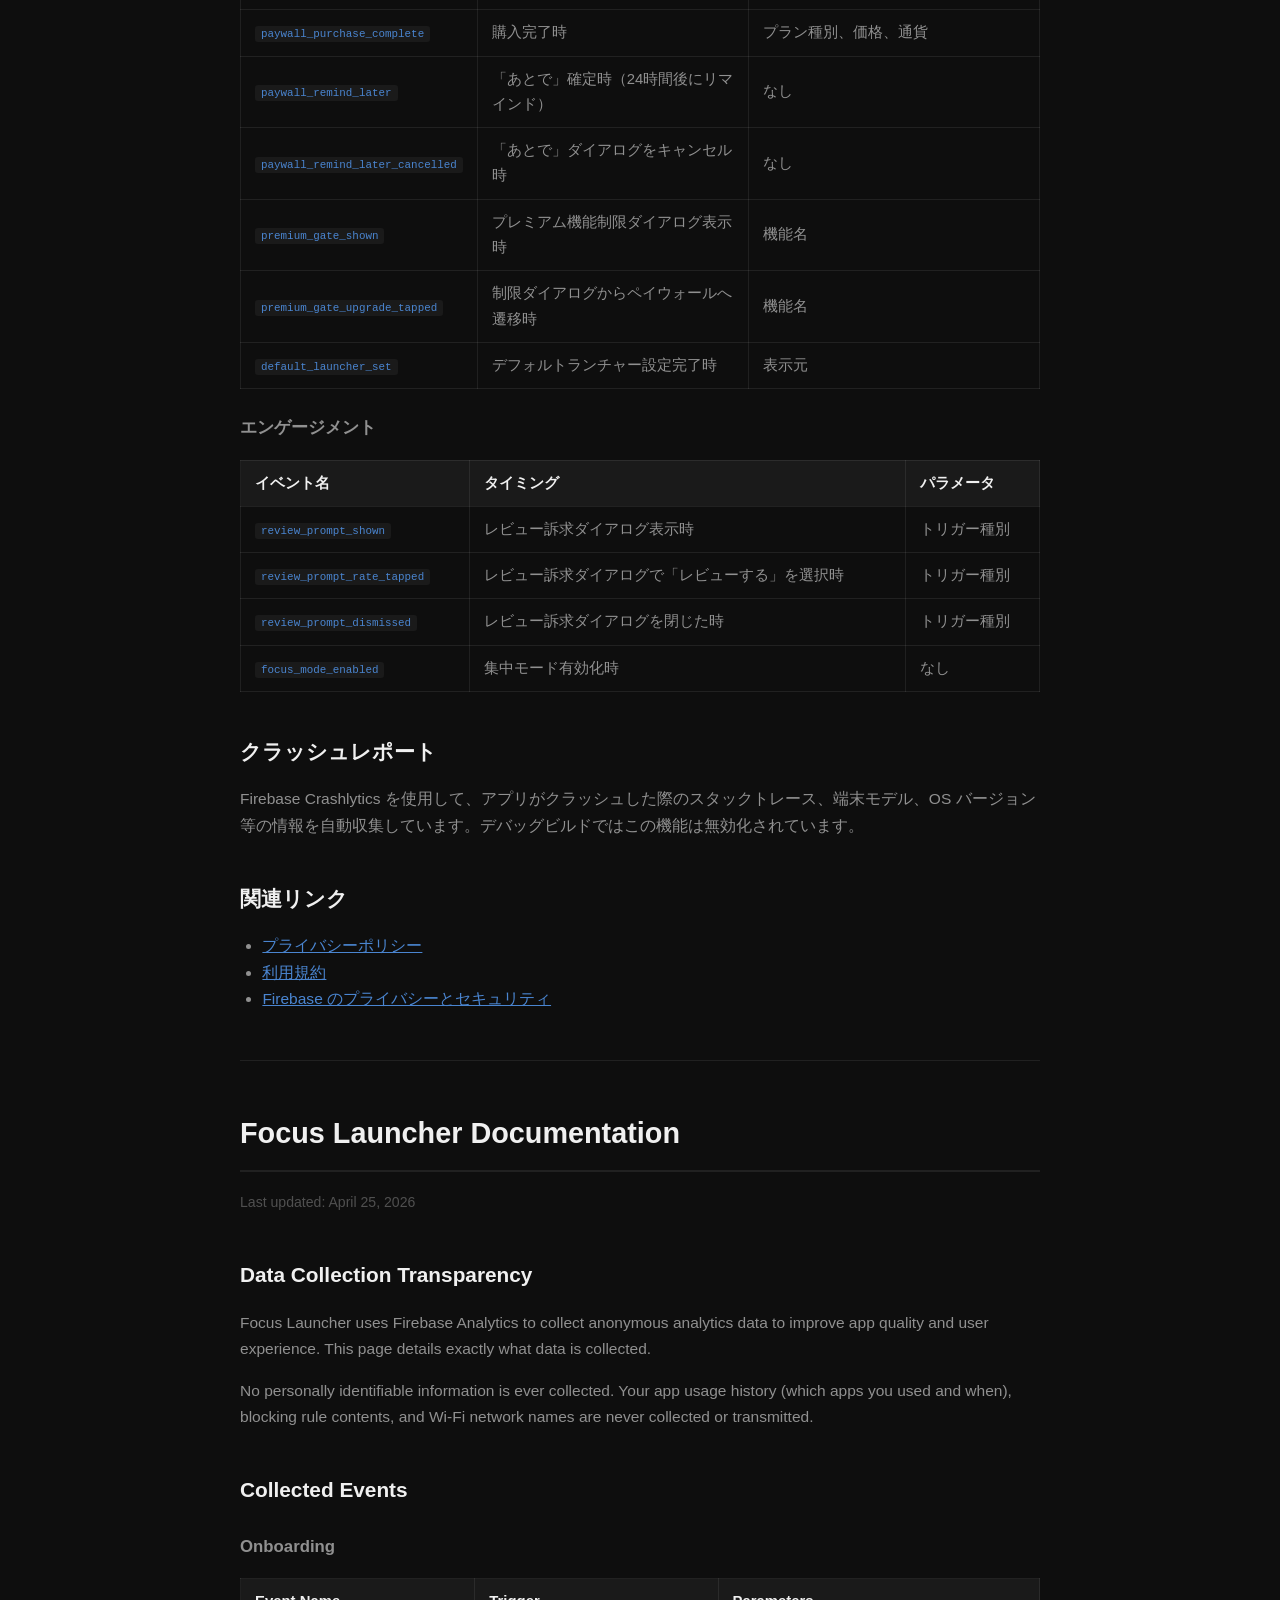
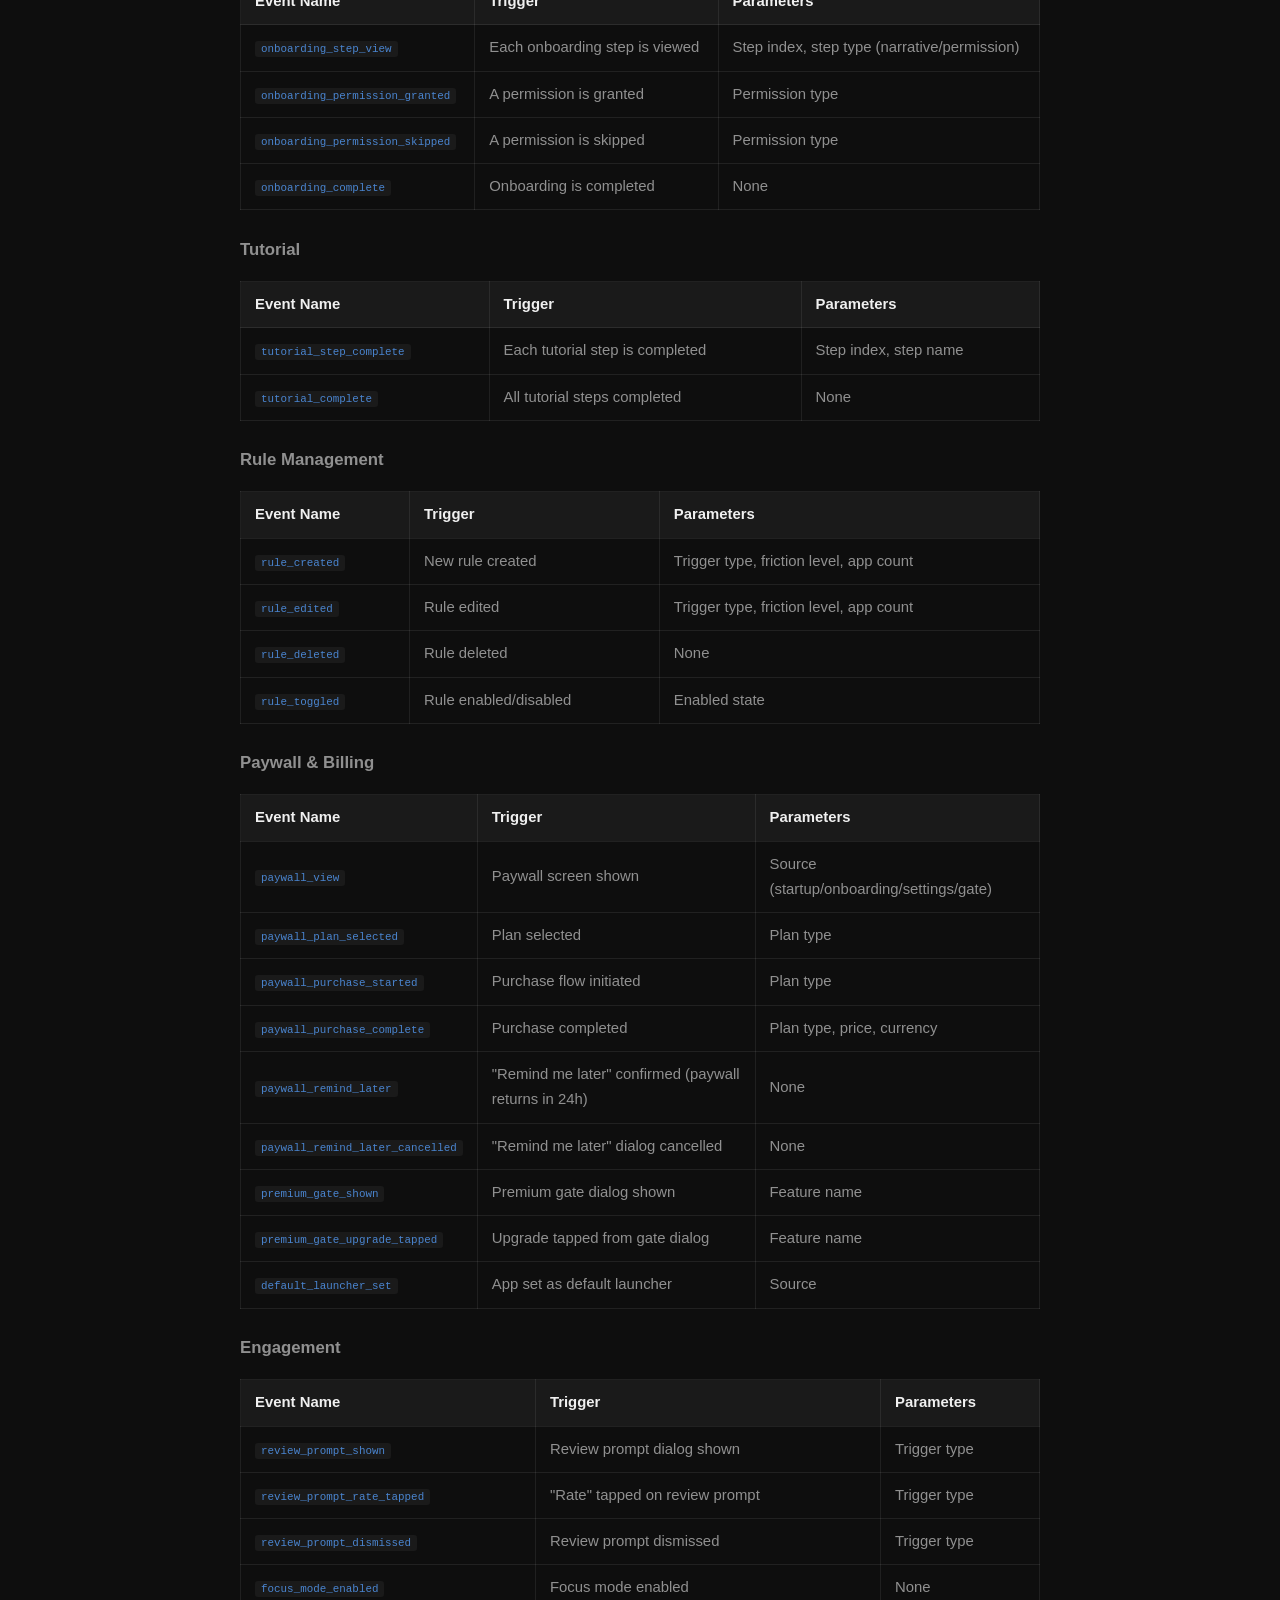
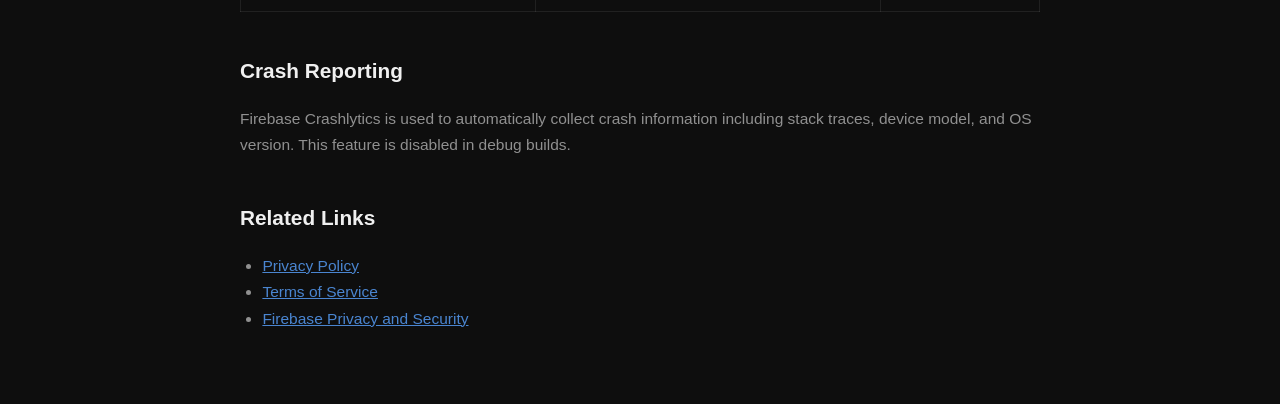
<file: focus-launcher/docs.html>
<!DOCTYPE html>
<html lang="ja">
<head>
  <meta charset="UTF-8">
  <meta name="viewport" content="width=device-width, initial-scale=1.0">
  <title>Docs - Focus Launcher</title>
  <style>
    body {
      font-family: -apple-system, BlinkMacSystemFont, "Segoe UI", sans-serif;
      max-width: 800px;
      margin: 0 auto;
      padding: 40px 24px;
      color: #f0f0f0;
      background: #0e0e0e;
      line-height: 1.7;
    }
    h1 { font-size: 1.8em; border-bottom: 2px solid rgba(255,255,255,0.08); padding-bottom: 12px; }
    h2 { font-size: 1.3em; margin-top: 2em; color: #f0f0f0; }
    h3 { font-size: 1.05em; margin-top: 1.5em; color: #909090; }
    p, li { font-size: 0.97em; color: #909090; }
    ul { padding-left: 1.4em; }
    a { color: #4A85D0; }
    .section { margin-bottom: 2em; }
    .updated { color: #505050; font-size: 0.88em; }
    table { border-collapse: collapse; width: 100%; margin: 16px 0; }
    th, td { border: 1px solid rgba(255,255,255,0.08); padding: 10px 14px; text-align: left; font-size: 0.93em; color: #909090; }
    th { background: #1a1a1a; font-weight: 600; color: #f0f0f0; }
    code { background: #1a1a1a; padding: 2px 6px; border-radius: 3px; font-size: 0.9em; color: #4A85D0; }
    .lang-switch { text-align: right; margin-bottom: 24px; font-size: 0.9em; }
    .lang-switch a { color: #4A85D0; text-decoration: none; }
    hr { border: none; border-top: 1px solid rgba(255,255,255,0.08); margin: 48px 0; }
    strong { color: #f0f0f0; }
  </style>
</head>
<body>

  <div class="lang-switch">
    <a href="#english">English version below</a>
  </div>

  <h1>Focus Launcher ドキュメント</h1>
  <p class="updated">最終更新日: 2026年4月25日</p>

  <div class="section">
    <h2>収集データの透明性について</h2>
    <p>Focus Launcher はアプリの品質改善とユーザー体験の向上のために、Firebase Analytics を利用して匿名の分析データを収集しています。このページでは、収集するデータの詳細を公開します。</p>
    <p>収集するデータには個人を特定する情報は一切含まれません。また、アプリの使用履歴（どのアプリをいつ使用したか）、ブロックルールの内容、Wi-Fi ネットワーク名は収集・送信されません。</p>
  </div>

  <div class="section">
    <h2>収集するイベント一覧</h2>

    <h3>オンボーディング</h3>
    <table>
      <tr><th>イベント名</th><th>タイミング</th><th>パラメータ</th></tr>
      <tr><td><code>onboarding_step_view</code></td><td>オンボーディングの各ステップ表示時</td><td>ステップ番号、ステップ種別（ナラティブ/権限）</td></tr>
      <tr><td><code>onboarding_permission_granted</code></td><td>権限が許可された時</td><td>権限の種類</td></tr>
      <tr><td><code>onboarding_permission_skipped</code></td><td>権限がスキップされた時</td><td>権限の種類</td></tr>
      <tr><td><code>onboarding_complete</code></td><td>オンボーディング完了時</td><td>なし</td></tr>
    </table>

    <h3>チュートリアル</h3>
    <table>
      <tr><th>イベント名</th><th>タイミング</th><th>パラメータ</th></tr>
      <tr><td><code>tutorial_step_complete</code></td><td>チュートリアルの各ステップ完了時</td><td>ステップ番号、ステップ名</td></tr>
      <tr><td><code>tutorial_complete</code></td><td>チュートリアル全完了時</td><td>なし</td></tr>
    </table>

    <h3>ルール設定</h3>
    <table>
      <tr><th>イベント名</th><th>タイミング</th><th>パラメータ</th></tr>
      <tr><td><code>rule_created</code></td><td>新規ルール作成時</td><td>トリガー種別、制限レベル、対象アプリ数</td></tr>
      <tr><td><code>rule_edited</code></td><td>ルール編集時</td><td>トリガー種別、制限レベル、対象アプリ数</td></tr>
      <tr><td><code>rule_deleted</code></td><td>ルール削除時</td><td>なし</td></tr>
      <tr><td><code>rule_toggled</code></td><td>ルールの有効/無効切替時</td><td>有効/無効</td></tr>
    </table>

    <h3>ペイウォール・課金</h3>
    <table>
      <tr><th>イベント名</th><th>タイミング</th><th>パラメータ</th></tr>
      <tr><td><code>paywall_view</code></td><td>ペイウォール画面表示時</td><td>表示元（起動時/オンボーディング/設定/ゲート）</td></tr>
      <tr><td><code>paywall_plan_selected</code></td><td>プラン選択時</td><td>プラン種別</td></tr>
      <tr><td><code>paywall_purchase_started</code></td><td>購入フロー開始時</td><td>プラン種別</td></tr>
      <tr><td><code>paywall_purchase_complete</code></td><td>購入完了時</td><td>プラン種別、価格、通貨</td></tr>
      <tr><td><code>paywall_remind_later</code></td><td>「あとで」確定時（24時間後にリマインド）</td><td>なし</td></tr>
      <tr><td><code>paywall_remind_later_cancelled</code></td><td>「あとで」ダイアログをキャンセル時</td><td>なし</td></tr>
      <tr><td><code>premium_gate_shown</code></td><td>プレミアム機能制限ダイアログ表示時</td><td>機能名</td></tr>
      <tr><td><code>premium_gate_upgrade_tapped</code></td><td>制限ダイアログからペイウォールへ遷移時</td><td>機能名</td></tr>
      <tr><td><code>default_launcher_set</code></td><td>デフォルトランチャー設定完了時</td><td>表示元</td></tr>
    </table>

    <h3>エンゲージメント</h3>
    <table>
      <tr><th>イベント名</th><th>タイミング</th><th>パラメータ</th></tr>
      <tr><td><code>review_prompt_shown</code></td><td>レビュー訴求ダイアログ表示時</td><td>トリガー種別</td></tr>
      <tr><td><code>review_prompt_rate_tapped</code></td><td>レビュー訴求ダイアログで「レビューする」を選択時</td><td>トリガー種別</td></tr>
      <tr><td><code>review_prompt_dismissed</code></td><td>レビュー訴求ダイアログを閉じた時</td><td>トリガー種別</td></tr>
      <tr><td><code>focus_mode_enabled</code></td><td>集中モード有効化時</td><td>なし</td></tr>
    </table>
  </div>

  <div class="section">
    <h2>クラッシュレポート</h2>
    <p>Firebase Crashlytics を使用して、アプリがクラッシュした際のスタックトレース、端末モデル、OS バージョン等の情報を自動収集しています。デバッグビルドではこの機能は無効化されています。</p>
  </div>

  <div class="section">
    <h2>関連リンク</h2>
    <ul>
      <li><a href="/focus-launcher/privacy-policy.html">プライバシーポリシー</a></li>
      <li><a href="/focus-launcher/terms.html">利用規約</a></li>
      <li><a href="https://firebase.google.com/support/privacy">Firebase のプライバシーとセキュリティ</a></li>
    </ul>
  </div>

  <hr id="english">

  <h1>Focus Launcher Documentation</h1>
  <p class="updated">Last updated: April 25, 2026</p>

  <div class="section">
    <h2>Data Collection Transparency</h2>
    <p>Focus Launcher uses Firebase Analytics to collect anonymous analytics data to improve app quality and user experience. This page details exactly what data is collected.</p>
    <p>No personally identifiable information is ever collected. Your app usage history (which apps you used and when), blocking rule contents, and Wi-Fi network names are never collected or transmitted.</p>
  </div>

  <div class="section">
    <h2>Collected Events</h2>

    <h3>Onboarding</h3>
    <table>
      <tr><th>Event Name</th><th>Trigger</th><th>Parameters</th></tr>
      <tr><td><code>onboarding_step_view</code></td><td>Each onboarding step is viewed</td><td>Step index, step type (narrative/permission)</td></tr>
      <tr><td><code>onboarding_permission_granted</code></td><td>A permission is granted</td><td>Permission type</td></tr>
      <tr><td><code>onboarding_permission_skipped</code></td><td>A permission is skipped</td><td>Permission type</td></tr>
      <tr><td><code>onboarding_complete</code></td><td>Onboarding is completed</td><td>None</td></tr>
    </table>

    <h3>Tutorial</h3>
    <table>
      <tr><th>Event Name</th><th>Trigger</th><th>Parameters</th></tr>
      <tr><td><code>tutorial_step_complete</code></td><td>Each tutorial step is completed</td><td>Step index, step name</td></tr>
      <tr><td><code>tutorial_complete</code></td><td>All tutorial steps completed</td><td>None</td></tr>
    </table>

    <h3>Rule Management</h3>
    <table>
      <tr><th>Event Name</th><th>Trigger</th><th>Parameters</th></tr>
      <tr><td><code>rule_created</code></td><td>New rule created</td><td>Trigger type, friction level, app count</td></tr>
      <tr><td><code>rule_edited</code></td><td>Rule edited</td><td>Trigger type, friction level, app count</td></tr>
      <tr><td><code>rule_deleted</code></td><td>Rule deleted</td><td>None</td></tr>
      <tr><td><code>rule_toggled</code></td><td>Rule enabled/disabled</td><td>Enabled state</td></tr>
    </table>

    <h3>Paywall &amp; Billing</h3>
    <table>
      <tr><th>Event Name</th><th>Trigger</th><th>Parameters</th></tr>
      <tr><td><code>paywall_view</code></td><td>Paywall screen shown</td><td>Source (startup/onboarding/settings/gate)</td></tr>
      <tr><td><code>paywall_plan_selected</code></td><td>Plan selected</td><td>Plan type</td></tr>
      <tr><td><code>paywall_purchase_started</code></td><td>Purchase flow initiated</td><td>Plan type</td></tr>
      <tr><td><code>paywall_purchase_complete</code></td><td>Purchase completed</td><td>Plan type, price, currency</td></tr>
      <tr><td><code>paywall_remind_later</code></td><td>"Remind me later" confirmed (paywall returns in 24h)</td><td>None</td></tr>
      <tr><td><code>paywall_remind_later_cancelled</code></td><td>"Remind me later" dialog cancelled</td><td>None</td></tr>
      <tr><td><code>premium_gate_shown</code></td><td>Premium gate dialog shown</td><td>Feature name</td></tr>
      <tr><td><code>premium_gate_upgrade_tapped</code></td><td>Upgrade tapped from gate dialog</td><td>Feature name</td></tr>
      <tr><td><code>default_launcher_set</code></td><td>App set as default launcher</td><td>Source</td></tr>
    </table>

    <h3>Engagement</h3>
    <table>
      <tr><th>Event Name</th><th>Trigger</th><th>Parameters</th></tr>
      <tr><td><code>review_prompt_shown</code></td><td>Review prompt dialog shown</td><td>Trigger type</td></tr>
      <tr><td><code>review_prompt_rate_tapped</code></td><td>"Rate" tapped on review prompt</td><td>Trigger type</td></tr>
      <tr><td><code>review_prompt_dismissed</code></td><td>Review prompt dismissed</td><td>Trigger type</td></tr>
      <tr><td><code>focus_mode_enabled</code></td><td>Focus mode enabled</td><td>None</td></tr>
    </table>
  </div>

  <div class="section">
    <h2>Crash Reporting</h2>
    <p>Firebase Crashlytics is used to automatically collect crash information including stack traces, device model, and OS version. This feature is disabled in debug builds.</p>
  </div>

  <div class="section">
    <h2>Related Links</h2>
    <ul>
      <li><a href="/focus-launcher/privacy-policy.html">Privacy Policy</a></li>
      <li><a href="/focus-launcher/terms.html">Terms of Service</a></li>
      <li><a href="https://firebase.google.com/support/privacy">Firebase Privacy and Security</a></li>
    </ul>
  </div>

</body>
</html>
</file>
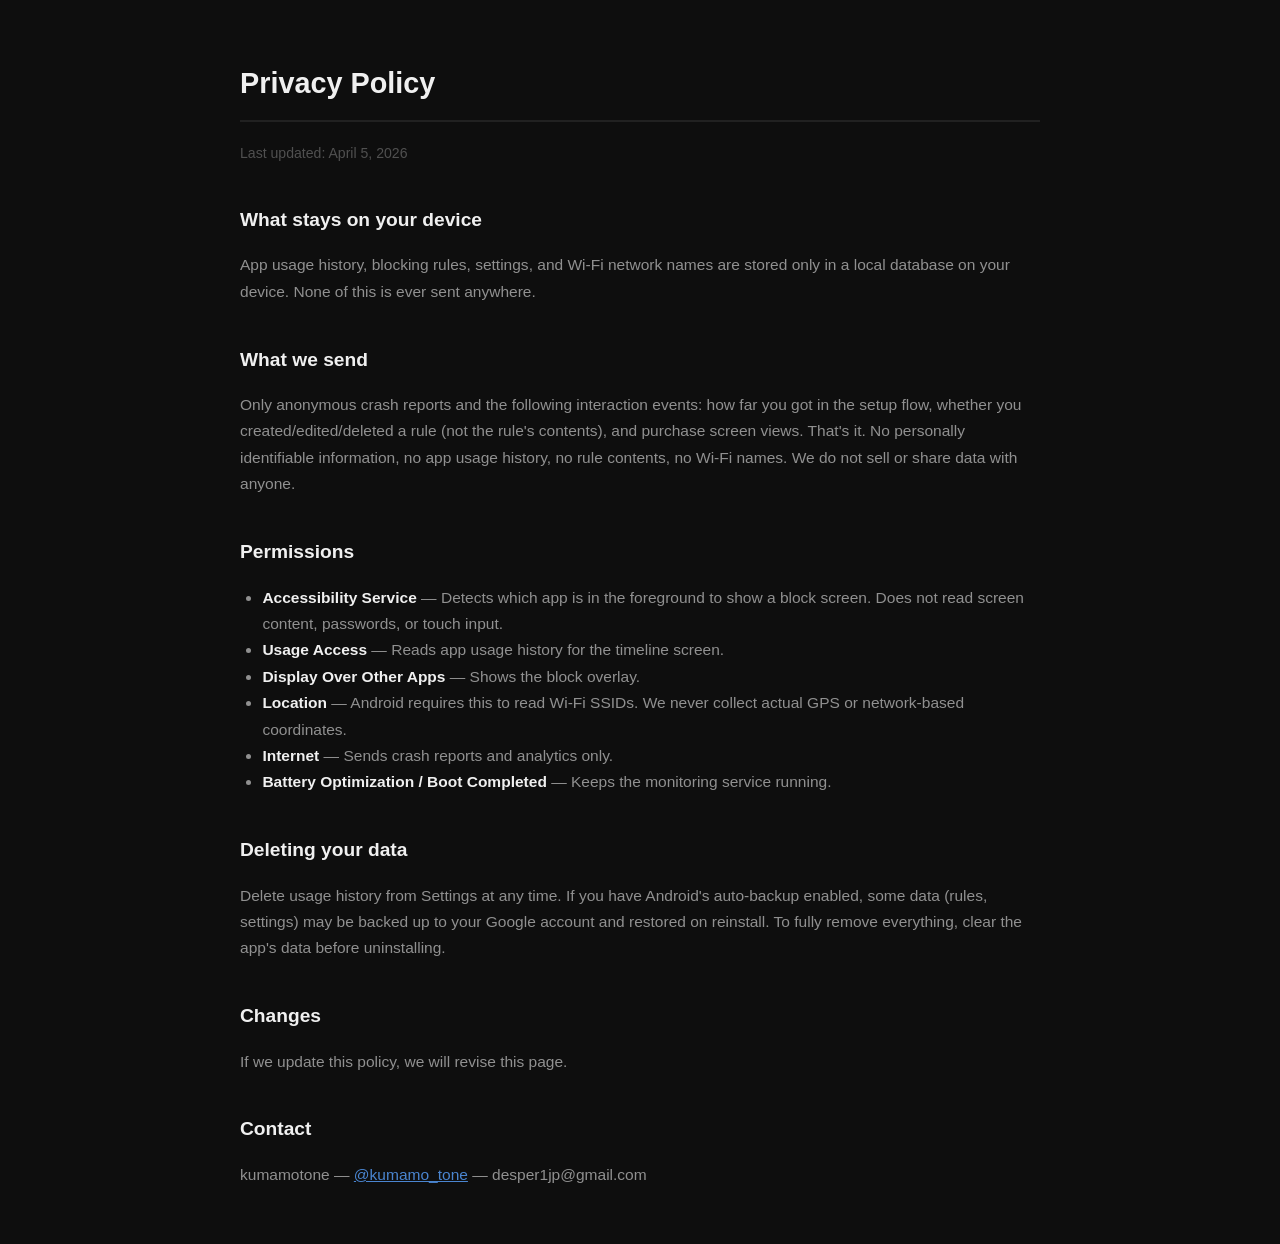
<file: focus-launcher/privacy-policy.html>
<!DOCTYPE html>
<html lang="en">
<head>
  <meta charset="UTF-8">
  <meta name="viewport" content="width=device-width, initial-scale=1.0">
  <title>Privacy Policy - Focus Launcher</title>
  <style>
    body {
      font-family: -apple-system, BlinkMacSystemFont, "Segoe UI", sans-serif;
      max-width: 800px;
      margin: 0 auto;
      padding: 40px 24px;
      color: #f0f0f0;
      background: #0e0e0e;
      line-height: 1.7;
    }
    h1 { font-size: 1.8em; border-bottom: 2px solid rgba(255,255,255,0.08); padding-bottom: 12px; }
    h2 { font-size: 1.2em; margin-top: 2em; color: #f0f0f0; }
    p, li { font-size: 0.97em; color: #909090; }
    ul { padding-left: 1.4em; }
    a { color: #4A85D0; }
    .updated { color: #505050; font-size: 0.88em; }
    strong { color: #f0f0f0; }
  </style>
</head>
<body>

  <h1>Privacy Policy</h1>
  <p class="updated">Last updated: April 5, 2026</p>

  <h2>What stays on your device</h2>
  <p>App usage history, blocking rules, settings, and Wi-Fi network names are stored only in a local database on your device. None of this is ever sent anywhere.</p>

  <h2>What we send</h2>
  <p>Only anonymous crash reports and the following interaction events: how far you got in the setup flow, whether you created/edited/deleted a rule (not the rule's contents), and purchase screen views. That's it. No personally identifiable information, no app usage history, no rule contents, no Wi-Fi names. We do not sell or share data with anyone.</p>

  <h2>Permissions</h2>
  <ul>
    <li><strong>Accessibility Service</strong> — Detects which app is in the foreground to show a block screen. Does not read screen content, passwords, or touch input.</li>
    <li><strong>Usage Access</strong> — Reads app usage history for the timeline screen.</li>
    <li><strong>Display Over Other Apps</strong> — Shows the block overlay.</li>
    <li><strong>Location</strong> — Android requires this to read Wi-Fi SSIDs. We never collect actual GPS or network-based coordinates.</li>
    <li><strong>Internet</strong> — Sends crash reports and analytics only.</li>
    <li><strong>Battery Optimization / Boot Completed</strong> — Keeps the monitoring service running.</li>
  </ul>

  <h2>Deleting your data</h2>
  <p>Delete usage history from Settings at any time. If you have Android's auto-backup enabled, some data (rules, settings) may be backed up to your Google account and restored on reinstall. To fully remove everything, clear the app's data before uninstalling.</p>

  <h2>Changes</h2>
  <p>If we update this policy, we will revise this page.</p>

  <h2>Contact</h2>
  <p>kumamotone — <a href="https://x.com/kumamo_tone">@kumamo_tone</a> — desper1jp@gmail.com</p>

</body>
</html>
</file>
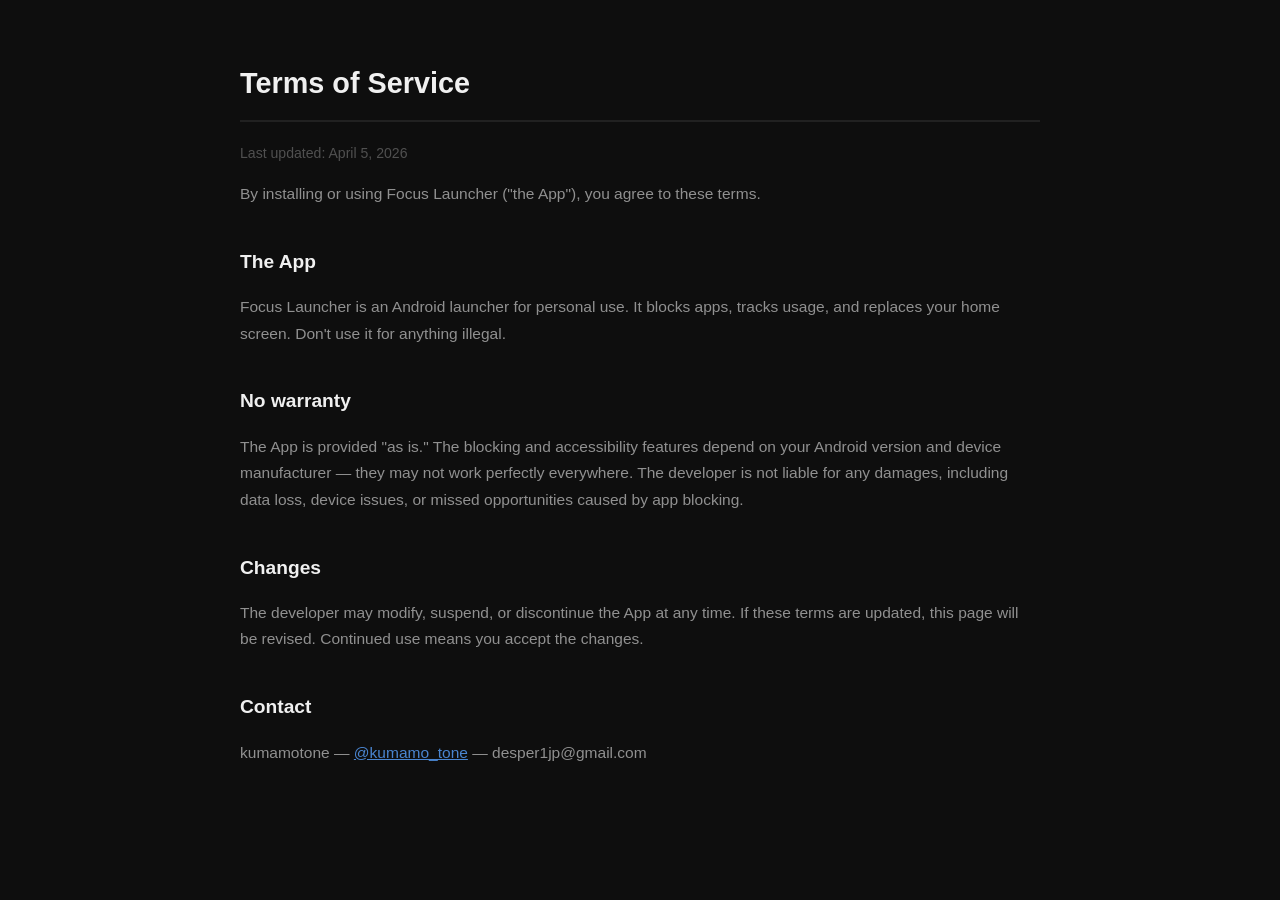
<file: focus-launcher/terms.html>
<!DOCTYPE html>
<html lang="en">
<head>
  <meta charset="UTF-8">
  <meta name="viewport" content="width=device-width, initial-scale=1.0">
  <title>Terms of Service - Focus Launcher</title>
  <style>
    body {
      font-family: -apple-system, BlinkMacSystemFont, "Segoe UI", sans-serif;
      max-width: 800px;
      margin: 0 auto;
      padding: 40px 24px;
      color: #f0f0f0;
      background: #0e0e0e;
      line-height: 1.7;
    }
    h1 { font-size: 1.8em; border-bottom: 2px solid rgba(255,255,255,0.08); padding-bottom: 12px; }
    h2 { font-size: 1.2em; margin-top: 2em; color: #f0f0f0; }
    p, li { font-size: 0.97em; color: #909090; }
    ul { padding-left: 1.4em; }
    a { color: #4A85D0; }
    .updated { color: #505050; font-size: 0.88em; }
    strong { color: #f0f0f0; }
  </style>
</head>
<body>

  <h1>Terms of Service</h1>
  <p class="updated">Last updated: April 5, 2026</p>

  <p>By installing or using Focus Launcher ("the App"), you agree to these terms.</p>

  <h2>The App</h2>
  <p>Focus Launcher is an Android launcher for personal use. It blocks apps, tracks usage, and replaces your home screen. Don't use it for anything illegal.</p>

  <h2>No warranty</h2>
  <p>The App is provided "as is." The blocking and accessibility features depend on your Android version and device manufacturer — they may not work perfectly everywhere. The developer is not liable for any damages, including data loss, device issues, or missed opportunities caused by app blocking.</p>

  <h2>Changes</h2>
  <p>The developer may modify, suspend, or discontinue the App at any time. If these terms are updated, this page will be revised. Continued use means you accept the changes.</p>

  <h2>Contact</h2>
  <p>kumamotone — <a href="https://x.com/kumamo_tone">@kumamo_tone</a> — desper1jp@gmail.com</p>

</body>
</html>
</file>
